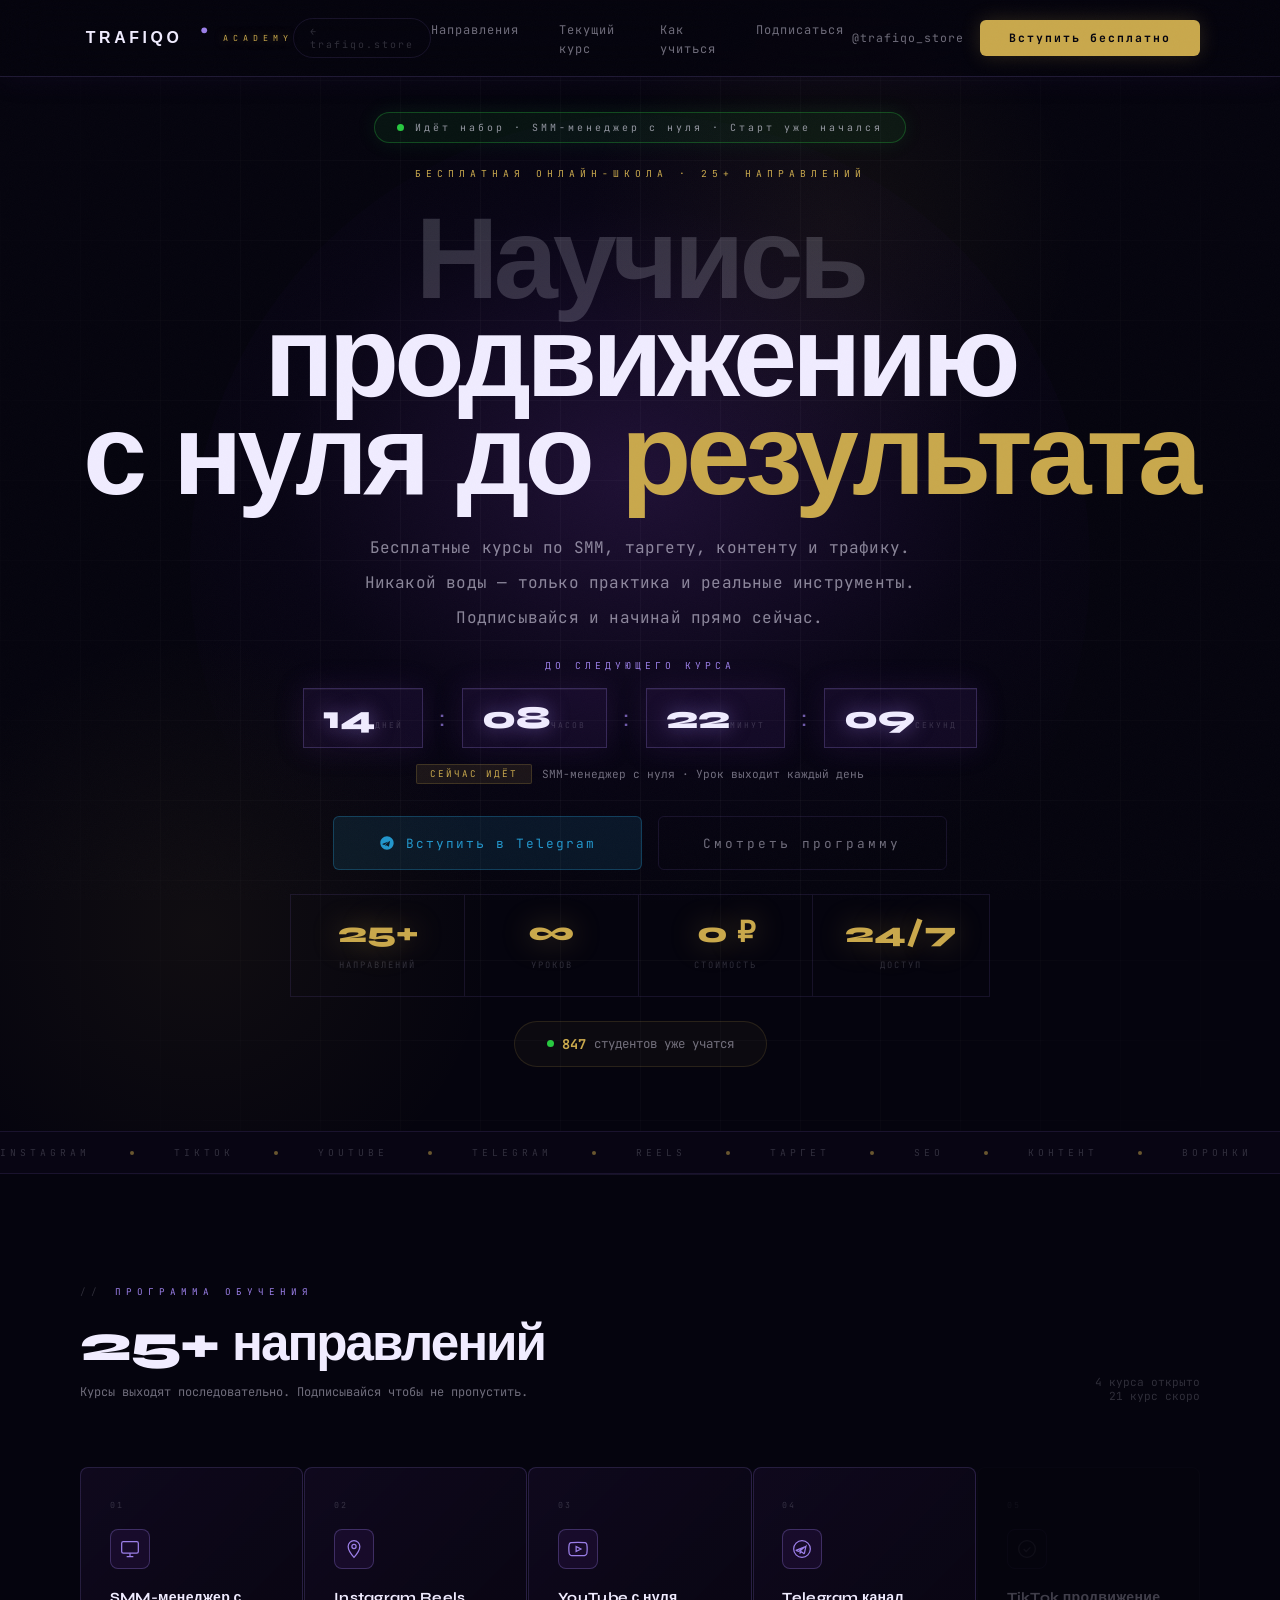
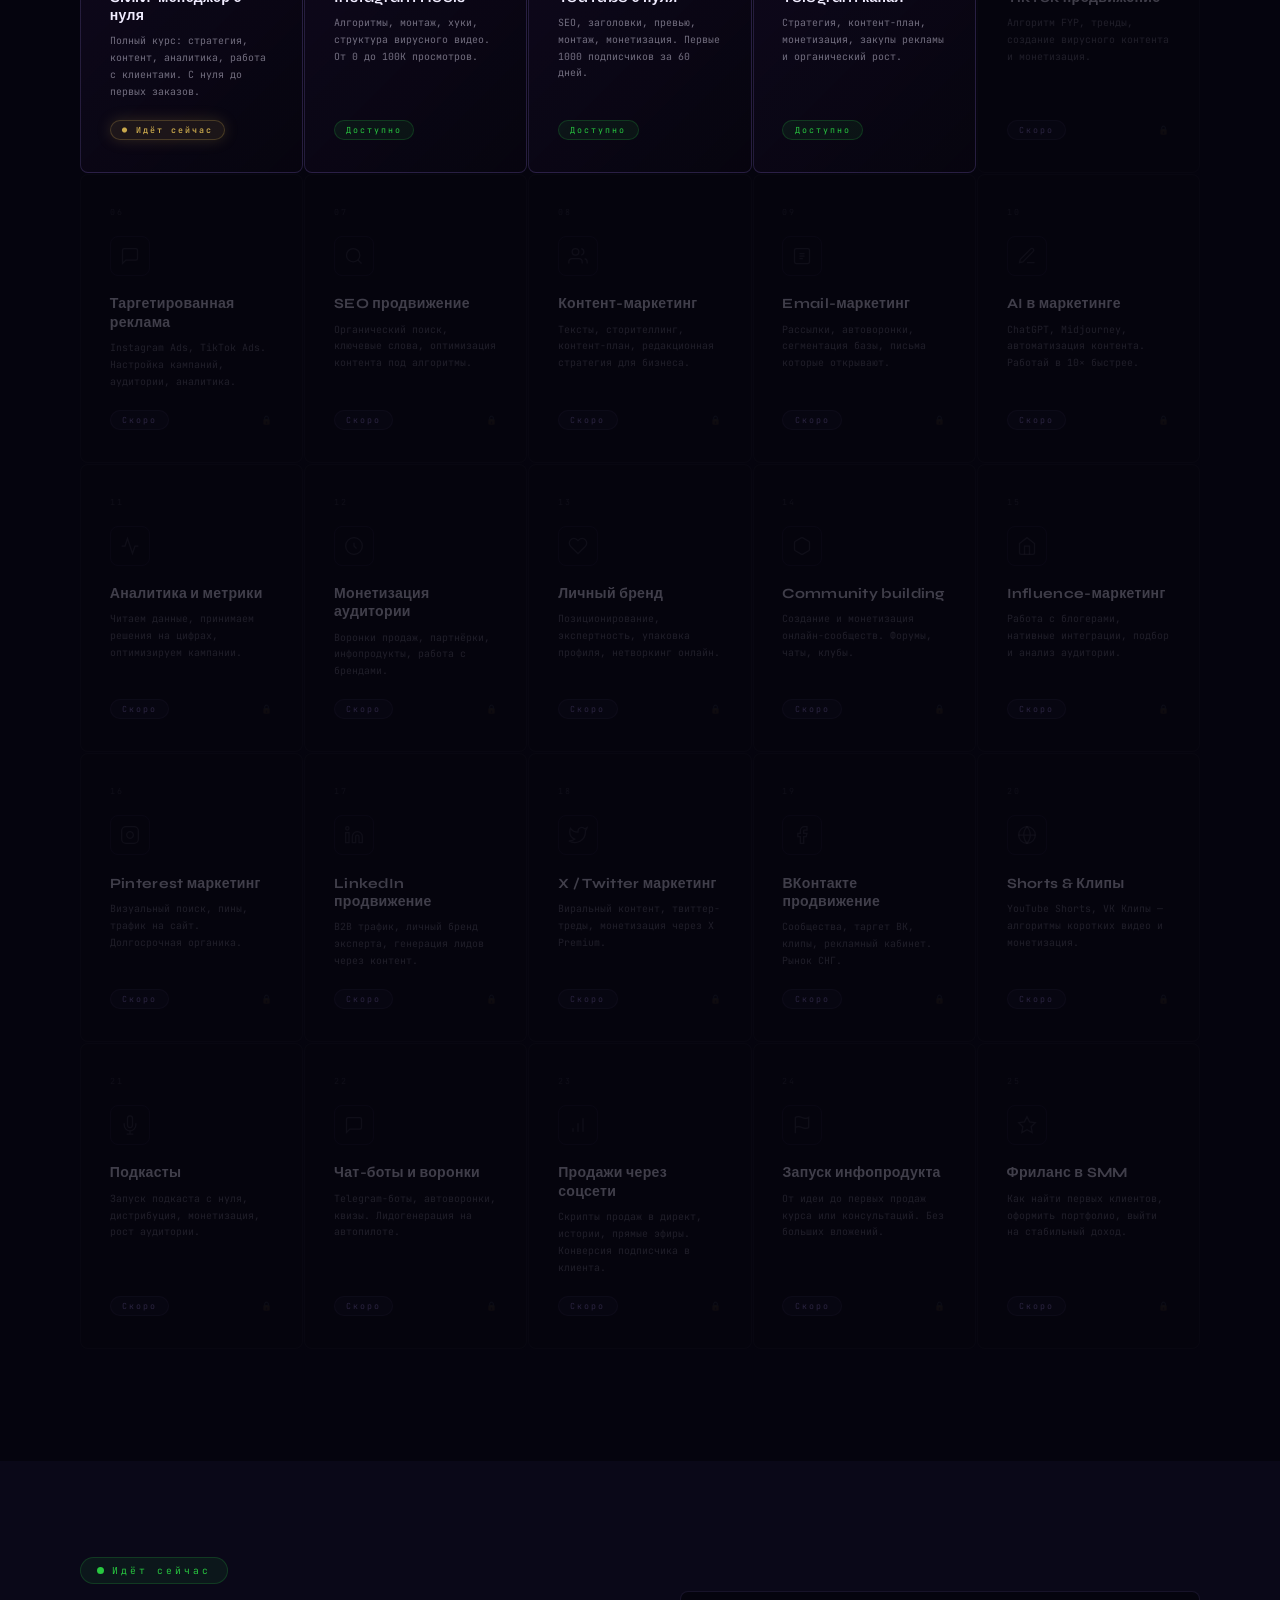
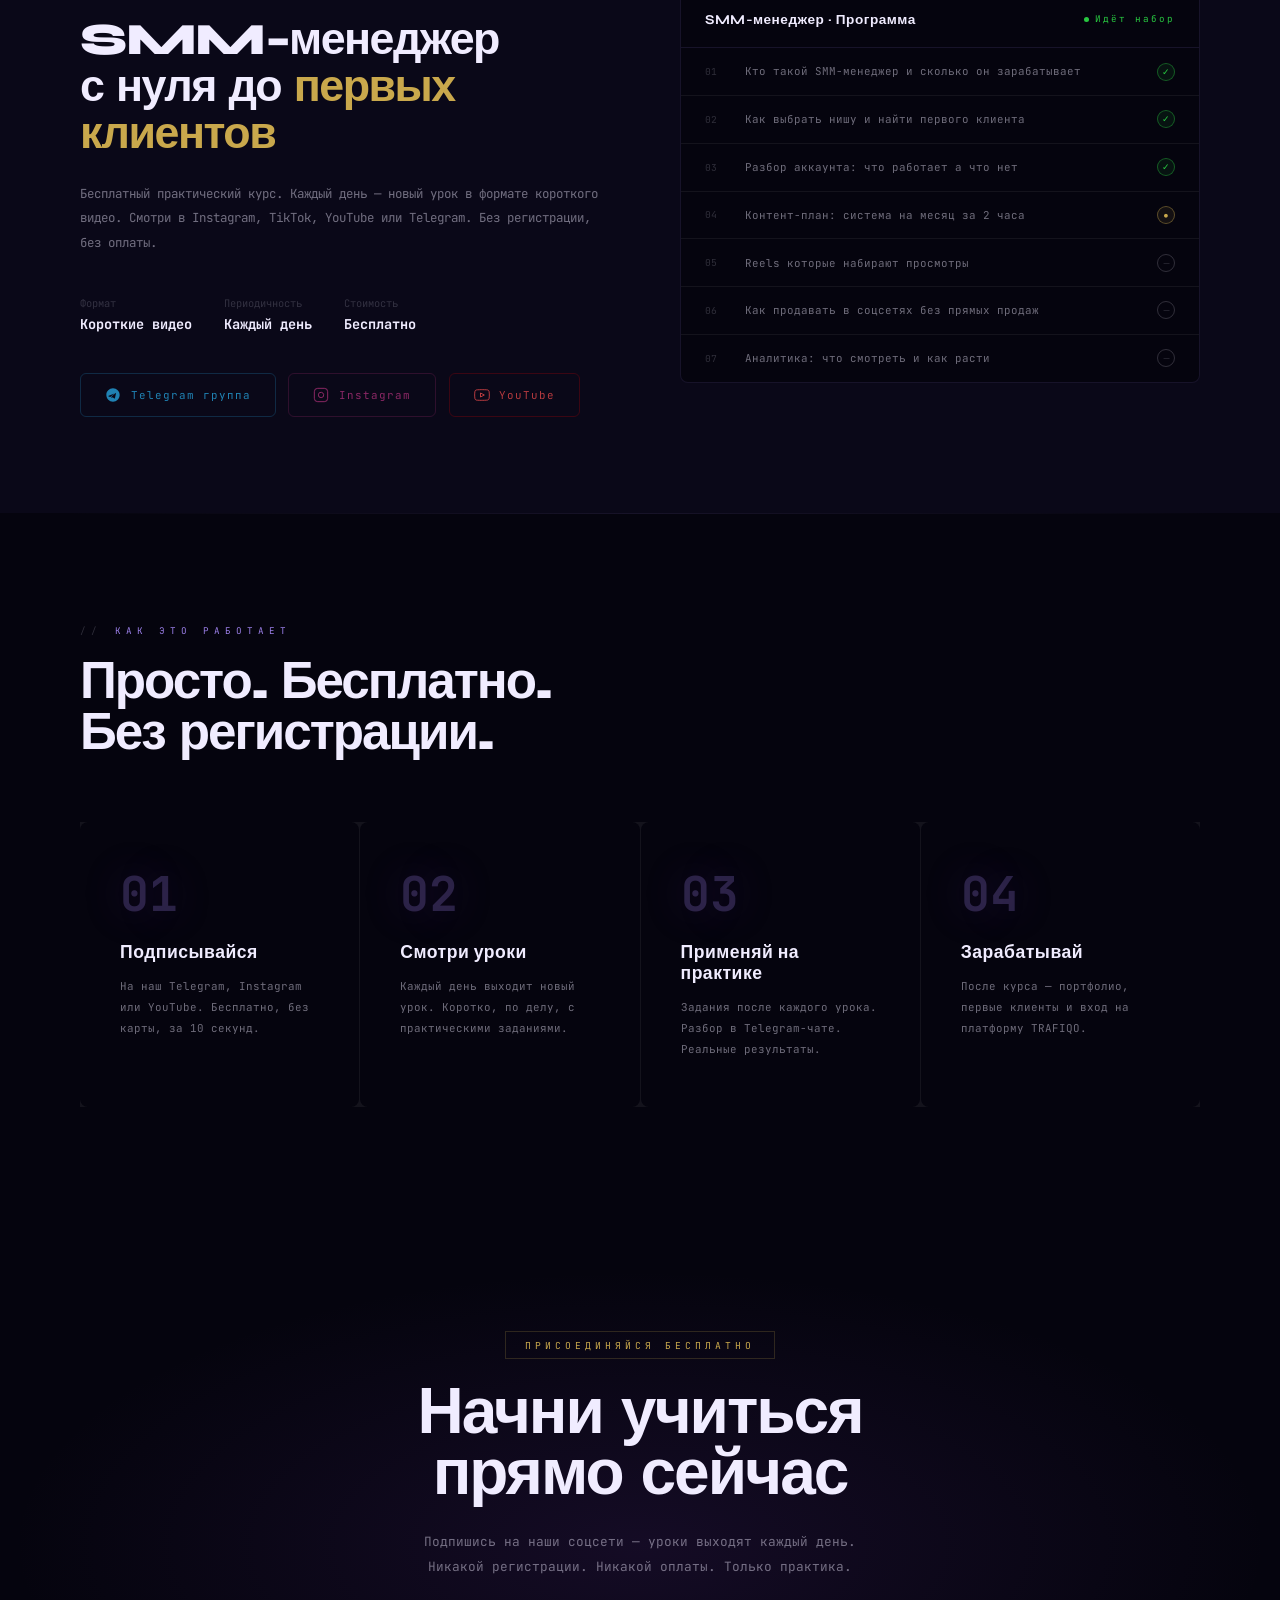
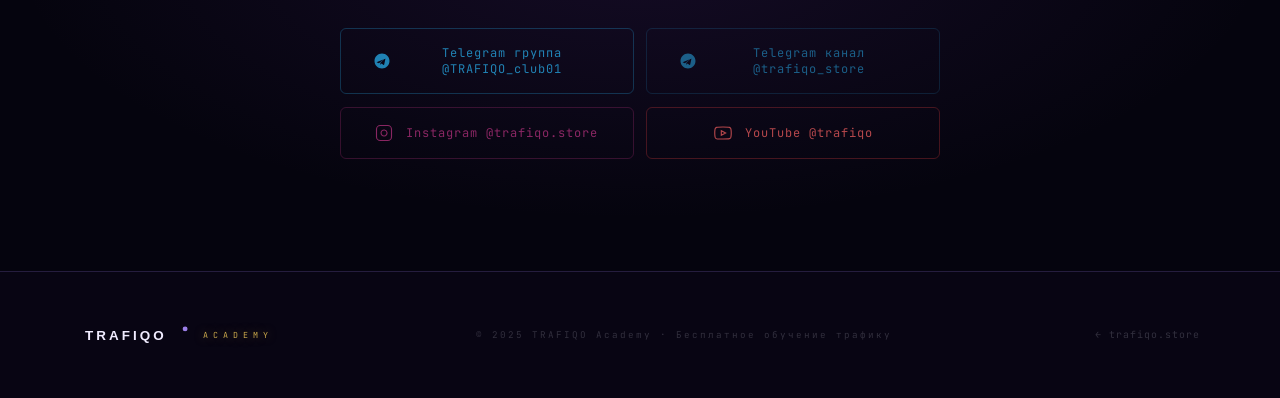
<file: academy.html>
<!DOCTYPE html>
<html lang="ru">
<head>
<meta charset="UTF-8">
<meta name="viewport" content="width=device-width, initial-scale=1.0">
<title>TRAFIQO Academy — Бесплатное обучение SMM и трафику</title>
<meta name="description" content="Бесплатная онлайн-школа по продвижению в соцсетях. 25+ направлений: Instagram, TikTok, YouTube, Telegram и другие. Старт прямо сейчас.">
<link href="https://fonts.googleapis.com/css2?family=Syne:wght@400;600;700;800&family=JetBrains+Mono:wght@300;400;500&display=swap" rel="stylesheet">
<style>
*,*::before,*::after{margin:0;padding:0;box-sizing:border-box}
:root{
  --bg:#05040E;--bg2:#0A0818;--bg3:#0D0B1F;
  --purple:#5B2D8E;--purple-lt:#9B7FE8;--purple-dim:rgba(91,45,142,0.15);
  --gold:#C9A84C;--gold2:#E8C97A;--gold-dim:rgba(201,168,76,0.1);
  --white:#F0ECFF;--muted:rgba(240,236,255,0.45);--dim:rgba(240,236,255,0.18);
  --border:rgba(155,127,232,0.12);--border2:rgba(255,255,255,0.06);
  --mono:'JetBrains Mono',monospace;--display:'Syne',sans-serif;
}
html{scroll-behavior:smooth}
body{background:var(--bg);color:var(--white);font-family:var(--display);overflow-x:hidden}
body::after{content:'';position:fixed;inset:0;background-image:url("data:image/svg+xml,%3Csvg viewBox='0 0 200 200' xmlns='http://www.w3.org/2000/svg'%3E%3Cfilter id='n'%3E%3CfeTurbulence type='fractalNoise' baseFrequency='0.85' numOctaves='4'/%3E%3C/filter%3E%3Crect width='100%25' height='100%25' filter='url(%23n)'/%3E%3C/svg%3E");background-size:160px;opacity:.022;pointer-events:none;z-index:9998}

/* NAV */
nav{position:fixed;top:0;left:0;right:0;z-index:100;display:flex;justify-content:space-between;align-items:center;padding:1.1rem 5rem;border-bottom:1px solid rgba(155,127,232,0.18);backdrop-filter:blur(24px);background:rgba(5,4,14,0.85);box-shadow:0 1px 30px rgba(91,45,142,0.1)}
.logo{display:flex;align-items:center;gap:.8rem;text-decoration:none}
.logo-academy{font-family:var(--mono);font-size:.52rem;letter-spacing:5px;color:var(--gold);text-transform:uppercase;text-shadow:0 0 10px rgba(201,168,76,0.5)}
.nav-back{font-family:var(--mono);font-size:.62rem;letter-spacing:2px;color:var(--dim);text-decoration:none;transition:.3s;display:flex;align-items:center;gap:.4rem;border:1px solid var(--border);padding:.4rem 1rem;border-radius:100px;margin-right:auto}
.nav-back:hover{color:var(--purple-lt);border-color:var(--purple-lt)}
.nav-links{display:flex;gap:2.5rem;list-style:none}
.nav-links a{color:var(--muted);text-decoration:none;font-size:.75rem;letter-spacing:1px;transition:.3s;font-family:var(--mono)}
.nav-links a:hover{color:var(--white)}
.nav-right{display:flex;align-items:center;gap:1rem}
.nav-tg{display:flex;align-items:center;gap:.5rem;color:var(--muted);text-decoration:none;font-family:var(--mono);font-size:.72rem;letter-spacing:1px;transition:.3s;margin-left:.5rem}
.nav-tg:hover{color:var(--white)}
.nav-cta{background:var(--gold);color:#05040E;padding:.65rem 1.8rem;font-size:.72rem;font-weight:700;letter-spacing:2px;text-decoration:none;transition:.3s;font-family:var(--mono);white-space:nowrap;border-radius:6px;box-shadow:0 0 20px rgba(201,168,76,0.2)}
.nav-cta:hover{background:var(--gold2)}

/* HERO */
.hero{min-height:100vh;display:flex;flex-direction:column;align-items:center;justify-content:center;text-align:center;padding:7rem 2rem 4rem;position:relative;overflow:hidden}
.hero-grid{position:absolute;inset:0;background-image:linear-gradient(var(--border2) 1px,transparent 1px),linear-gradient(90deg,var(--border2) 1px,transparent 1px);background-size:80px 80px;opacity:.6;pointer-events:none;mask-image:radial-gradient(ellipse 60% 80% at 50% 50%,black 30%,transparent 100%);-webkit-mask-image:radial-gradient(ellipse 60% 80% at 50% 50%,black 30%,transparent 100%)}
.hero-bg1{position:absolute;width:900px;height:900px;border-radius:50%;background:radial-gradient(ellipse 80% 60% at 50% 40%,rgba(91,45,142,0.3) 0%,rgba(26,10,58,0.15) 50%,transparent 80%);top:50%;left:50%;transform:translate(-50%,-50%);pointer-events:none}
.hero-bg3{position:absolute;width:600px;height:600px;border-radius:50%;background:radial-gradient(circle,rgba(201,168,76,0.06) 0%,transparent 70%);bottom:-100px;left:-100px;pointer-events:none;animation:bgPulse 8s ease-in-out infinite reverse}
.hero-bg2{position:absolute;width:500px;height:500px;border-radius:50%;background:radial-gradient(circle,rgba(201,168,76,0.06) 0%,transparent 70%);top:20%;left:65%;transform:translate(-50%,-50%);animation:bgPulse 5s ease-in-out infinite;pointer-events:none}
@keyframes bgPulse{0%,100%{opacity:.5;transform:translate(-50%,-50%) scale(1)}50%{opacity:1;transform:translate(-50%,-50%) scale(1.3)}}

.live-badge{display:inline-flex;align-items:center;gap:.7rem;border:1px solid rgba(40,200,64,0.3);background:rgba(40,200,64,0.08);padding:.5rem 1.4rem;border-radius:100px;font-family:var(--mono);font-size:.62rem;letter-spacing:3px;color:rgba(240,236,255,0.6);margin-bottom:1.5rem;opacity:0;animation:fadeUp .7s .1s forwards;box-shadow:0 0 20px rgba(40,200,64,0.1)}
.live-dot{width:7px;height:7px;border-radius:50%;background:#28C840;animation:livePulse 2s ease-in-out infinite;flex-shrink:0}
@keyframes livePulse{0%,100%{opacity:1;transform:scale(1)}50%{opacity:.3;transform:scale(.8)}}

.hero-tag{font-family:var(--mono);font-size:.6rem;letter-spacing:5px;color:var(--gold);text-transform:uppercase;margin-bottom:2rem;opacity:0;animation:fadeUp .7s .25s forwards}

.hero-h1{font-size:clamp(4rem,9vw,11rem);font-weight:800;line-height:.85;letter-spacing:-5px;margin-bottom:1.5rem;opacity:0;animation:fadeUp .9s .4s forwards}
.hero-h1 .w1{display:block;color:var(--dim)}
.hero-h1 .w2{display:block;color:var(--white)}
.hero-h1 .w3{display:block}
.hero-h1 .w3 em{font-style:normal;color:var(--gold)}

.hero-sub{font-family:var(--mono);font-size:1rem;color:rgba(240,236,255,0.55);line-height:2.2;max-width:640px;margin:0 auto 1.5rem;opacity:0;animation:fadeUp .8s .55s forwards;letter-spacing:.2px}

/* COUNTDOWN */
.countdown-wrap{margin-bottom:2rem;opacity:0;animation:fadeUp .8s .65s forwards}
.countdown-label{font-family:var(--mono);font-size:.6rem;letter-spacing:4px;color:var(--purple-lt);text-transform:uppercase;margin-bottom:1rem}
.countdown{display:flex;gap:1rem;justify-content:center;align-items:center}
.cd-block{background:rgba(91,45,142,0.15);border:1px solid rgba(155,127,232,0.25);padding:.8rem 1.2rem;min-width:70px;text-align:center;box-shadow:0 0 30px rgba(91,45,142,0.2),inset 0 1px 0 rgba(255,255,255,0.05)}
.cd-num{font-size:2rem;font-weight:800;display:block;line-height:1;color:var(--white);text-shadow:0 0 20px rgba(155,127,232,0.5)}
.cd-label{font-family:var(--mono);font-size:.5rem;letter-spacing:2px;color:var(--dim);text-transform:uppercase;margin-top:.3rem}
.cd-sep{font-size:1.5rem;color:var(--purple-lt);opacity:.7;font-weight:300}
.current-course{font-family:var(--mono);font-size:.7rem;color:var(--muted);margin-top:1rem;display:flex;align-items:center;justify-content:center;gap:.6rem}
.course-tag{background:var(--gold-dim);border:1px solid rgba(201,168,76,0.2);color:var(--gold);padding:.2rem .8rem;font-size:.58rem;letter-spacing:2px;border-radius:2px}

.hero-actions{display:flex;gap:1rem;justify-content:center;flex-wrap:wrap;margin-bottom:1.5rem;opacity:0;animation:fadeUp .8s .75s forwards}
.btn-gold{background:linear-gradient(135deg,var(--gold),var(--gold2));color:#05040E;padding:1.1rem 2.8rem;font-size:.8rem;font-weight:700;letter-spacing:3px;text-decoration:none;transition:.4s;font-family:var(--mono);display:inline-flex;align-items:center;gap:.7rem;border-radius:6px;transform:scale(1.02);box-shadow:0 0 50px rgba(91,45,142,0.5),0 0 100px rgba(91,45,142,0.2),inset 0 1px 0 rgba(255,255,255,0.1)}
.btn-gold:hover{transform:translateY(-2px);box-shadow:0 12px 40px rgba(201,168,76,0.25)}
.btn-tg{background:rgba(41,182,246,0.1);border:1px solid rgba(41,182,246,0.25);color:rgba(41,182,246,0.8);padding:1.1rem 2.8rem;font-size:.8rem;letter-spacing:2px;text-decoration:none;transition:.3s;font-family:var(--mono);display:inline-flex;align-items:center;gap:.7rem;border-radius:6px}
.btn-tg:hover{background:rgba(41,182,246,0.15);color:#29B6F6}
.btn-outline{border:1px solid var(--border);color:var(--muted);padding:1.1rem 2.8rem;font-size:.8rem;letter-spacing:3px;text-decoration:none;transition:.3s;font-family:var(--mono);border-radius:6px}
.btn-outline:hover{border-color:var(--purple-lt);color:var(--white)}

.hero-stats{display:grid;grid-template-columns:repeat(4,1fr);gap:0;border:1px solid var(--border);max-width:700px;margin:0 auto;margin-top:0;opacity:0;animation:fadeUp .8s .9s forwards}
.h-stat{padding:1.5rem 2rem;border-right:1px solid var(--border);text-align:center}
.h-stat:last-child{border-right:none}
.h-stat-n{font-size:1.8rem;font-weight:800;color:var(--gold);display:block;line-height:1;margin-bottom:.3rem;text-shadow:0 0 30px rgba(201,168,76,0.4)}
.h-stat-l{font-family:var(--mono);font-size:.55rem;letter-spacing:2px;color:var(--dim);text-transform:uppercase}

/* MARQUEE */
.marquee-strip{overflow:hidden;border-top:1px solid var(--border);border-bottom:1px solid var(--border);padding:.9rem 0;background:rgba(91,45,142,0.04)}
.marquee-track{display:flex;gap:2.5rem;width:max-content;animation:marquee 30s linear infinite;white-space:nowrap}
.marquee-item{font-family:var(--mono);font-size:.6rem;letter-spacing:4px;color:var(--dim);text-transform:uppercase;display:flex;align-items:center;gap:2.5rem}
.marquee-sep{width:4px;height:4px;border-radius:50%;background:var(--gold);flex-shrink:0;opacity:.5}
@keyframes marquee{to{transform:translateX(-50%)}}

/* DIRECTIONS */
.directions{padding:7rem 5rem;position:relative}
.sec-header{display:flex;justify-content:space-between;align-items:flex-end;margin-bottom:4rem}
.sec-left{}
.sec-tag{font-family:var(--mono);font-size:.58rem;letter-spacing:5px;color:var(--purple-lt);text-transform:uppercase;display:flex;align-items:center;gap:.8rem;margin-bottom:1.2rem}
.sec-tag::before{content:'//';color:var(--dim)}
.sec-h2{font-size:clamp(2.5rem,4vw,4.5rem);font-weight:800;letter-spacing:-2px;line-height:1}
.sec-sub{font-family:var(--mono);font-size:.75rem;color:var(--muted);margin-top:.8rem;line-height:1.8}
.sec-right{font-family:var(--mono);font-size:.7rem;color:var(--dim);text-align:right}

.dirs-grid{display:grid;grid-template-columns:repeat(5,1fr);gap:1px;background:transparent}
.dirs-grid .dir-card:nth-child(5){border-top:1px solid rgba(155,127,232,0.08)}
.dir-card{background:var(--bg);padding:2rem 1.8rem;position:relative;overflow:hidden;transition:.4s;cursor:default;border-radius:8px;display:flex;flex-direction:column;border:1px solid var(--border2)}
.dir-card.available{background:linear-gradient(135deg,rgba(91,45,142,0.12) 0%,rgba(7,5,15,0.8) 100%);border:1px solid rgba(155,127,232,0.2);cursor:pointer}
.dir-card.available:hover{background:linear-gradient(135deg,rgba(91,45,142,0.2) 0%,rgba(7,5,15,0.9) 100%);border-color:rgba(155,127,232,0.4);box-shadow:0 0 40px rgba(91,45,142,0.2),inset 0 1px 0 rgba(255,255,255,0.05);transform:translateY(-2px)}
.dir-card.available:hover .dir-arrow{opacity:1;transform:translateX(0)}
.dir-card::before{content:'';position:absolute;top:0;left:0;right:0;height:1px;background:linear-gradient(90deg,var(--purple),var(--gold));transform:scaleX(0);transform-origin:left;transition:.5s}
.dir-card.available:hover::before{transform:scaleX(1)}
.dir-card.locked{opacity:.25;filter:grayscale(20%);pointer-events:none}
.dir-num{font-family:var(--mono);font-size:.52rem;letter-spacing:2px;color:var(--dim);margin-bottom:1.2rem;display:block}
.dir-icon-wrap{width:40px;height:40px;border:1px solid var(--border);display:flex;align-items:center;justify-content:center;margin-bottom:1.2rem;transition:.3s;border-radius:8px}
.dir-card.available .dir-icon-wrap{border-color:rgba(155,127,232,0.3);background:rgba(91,45,142,0.15)}
.dir-card.available:hover .dir-icon-wrap{border-color:var(--purple-lt);background:var(--purple-dim)}
.dir-icon-svg{width:20px;height:20px;color:var(--purple-lt)}
.dir-card.locked .dir-icon-svg{color:var(--dim)}
.dir-name{font-size:.88rem;font-weight:700;letter-spacing:.3px;margin-bottom:.5rem;line-height:1.3}
.dir-desc{font-family:var(--mono);font-size:.62rem;color:var(--muted);line-height:1.7;margin-bottom:1.2rem}
.dir-footer{display:flex;align-items:center;justify-content:space-between;margin-top:auto}
.dir-tag{font-family:var(--mono);font-size:.52rem;letter-spacing:2px;padding:.25rem .7rem;border-radius:100px}
.dir-tag.free{background:rgba(40,200,64,0.08);color:#28C840;border:1px solid rgba(40,200,64,0.2)}
.dir-tag.active{background:rgba(201,168,76,0.1);color:var(--gold);border:1px solid rgba(201,168,76,0.25);box-shadow:0 0 15px rgba(201,168,76,0.2);font-weight:600}
.dir-tag.soon{background:rgba(155,127,232,0.08);color:var(--purple-lt);border:1px solid rgba(155,127,232,0.15)}
.dir-lock{font-family:var(--mono);font-size:.55rem;color:var(--dim);letter-spacing:1px}
.dir-arrow{font-size:.8rem;color:var(--purple-lt);opacity:0;transform:translateX(-6px);transition:.3s}

/* LIVE COURSE */
.live-course{padding:6rem 5rem;background:var(--bg2);position:relative}
.live-inner{display:grid;grid-template-columns:1fr 1fr;gap:5rem;align-items:center}
.live-left{}
.live-badge-wrap{display:flex;align-items:center;gap:.8rem;margin-bottom:2rem}
.live-badge-pill{background:rgba(40,200,64,0.08);border:1px solid rgba(40,200,64,0.2);color:#28C840;font-family:var(--mono);font-size:.6rem;letter-spacing:3px;padding:.4rem 1rem;border-radius:100px;display:flex;align-items:center;gap:.5rem}
.live-h2{font-size:clamp(2rem,3.5vw,3.5rem);font-weight:800;letter-spacing:-1.5px;line-height:1.05;margin-bottom:1.5rem}
.live-h2 span{color:var(--gold)}
.live-desc{font-family:var(--mono);font-size:.78rem;color:var(--muted);line-height:2;margin-bottom:2.5rem}
.live-meta{display:flex;gap:2rem;margin-bottom:2.5rem}
.live-meta-item{font-family:var(--mono);font-size:.65rem;color:var(--dim);display:flex;flex-direction:column;gap:.3rem}
.live-meta-item strong{color:var(--white);font-size:.85rem;font-weight:700}
.live-socials{display:flex;gap:.8rem;flex-wrap:wrap}
.social-btn{display:inline-flex;align-items:center;gap:.6rem;padding:.8rem 1.5rem;border:1px solid var(--border);color:var(--muted);text-decoration:none;font-family:var(--mono);font-size:.68rem;letter-spacing:1px;transition:.3s;border-radius:6px}
.social-btn:hover{border-color:var(--purple-lt);color:var(--white)}
.social-btn.tg{border-color:rgba(41,182,246,0.2);color:rgba(41,182,246,0.7)}
.social-btn.tg:hover{border-color:#29B6F6;color:#29B6F6}
.social-btn.ig{border-color:rgba(193,53,132,0.2);color:rgba(193,53,132,0.7)}
.social-btn.ig:hover{border-color:#C13584;color:#C13584}
.social-btn.yt{border-color:rgba(255,0,0,0.2);color:rgba(255,80,80,0.7)}
.social-btn.yt:hover{border-color:#FF4444;color:#FF4444}
.social-icon{width:16px;height:16px;flex-shrink:0}

.live-right{}
.lesson-card{background:var(--bg);border:1px solid var(--border);overflow:hidden;border-radius:8px}
.lesson-card-header{padding:1.2rem 1.5rem;border-bottom:1px solid var(--border);display:flex;align-items:center;justify-content:space-between}
.lesson-card-title{font-size:.85rem;font-weight:700;letter-spacing:.5px}
.lesson-card-status{font-family:var(--mono);font-size:.58rem;letter-spacing:2px;color:#28C840;display:flex;align-items:center;gap:.4rem}
.lesson-list{display:flex;flex-direction:column}
.lesson-row{display:flex;align-items:center;gap:1rem;padding:.9rem 1.5rem;border-bottom:1px solid var(--border2);transition:.2s}
.lesson-row:last-child{border-bottom:none}
.lesson-row:hover{background:var(--bg3)}
.lesson-n{font-family:var(--mono);font-size:.6rem;color:var(--dim);min-width:24px}
.lesson-title{font-family:var(--mono);font-size:.68rem;color:var(--muted);flex:1;line-height:1.5}
.lesson-done{width:18px;height:18px;border-radius:50%;border:1px solid var(--border);display:flex;align-items:center;justify-content:center;flex-shrink:0;font-size:.55rem}
.lesson-done.ok{border-color:rgba(40,200,64,0.4);color:#28C840;background:rgba(40,200,64,0.08)}
.lesson-done.live{border-color:rgba(201,168,76,0.4);color:var(--gold);background:rgba(201,168,76,0.08);animation:livePulse 2s ease-in-out infinite}
.lesson-done.lock{border-color:var(--dim);color:var(--dim)}

/* HOW */
.how{padding:7rem 5rem;position:relative}
.how-grid{display:grid;grid-template-columns:repeat(4,1fr);gap:1px;background:var(--border2);margin-top:4rem}
.how-item{background:var(--bg);padding:3rem 2.5rem;position:relative;transition:.3s;border-radius:8px}
.how-item:hover{background:var(--bg)}
.how-num{font-family:var(--mono);font-size:3rem;font-weight:700;color:rgba(155,127,232,0.25);line-height:1;margin-bottom:1.5rem;display:block;text-shadow:0 0 40px rgba(91,45,142,0.3)}
.how-title{font-size:1.1rem;font-weight:700;margin-bottom:.8rem;letter-spacing:.5px}
.how-desc{font-family:var(--mono);font-size:.68rem;color:var(--muted);line-height:1.9}

/* CTA */
.cta-section{padding:7rem 5rem;text-align:center;position:relative;overflow:hidden}
.cta-section::before{content:'';position:absolute;inset:0;background:radial-gradient(ellipse 70% 60% at 50% 50%,rgba(91,45,142,0.18) 0%,transparent 70%);opacity:1}
.cta-inner{position:relative;z-index:1;max-width:680px;margin:0 auto}
.cta-eyebrow{font-family:var(--mono);font-size:.6rem;letter-spacing:4px;color:var(--gold);text-transform:uppercase;margin-bottom:1.5rem;display:inline-flex;align-items:center;gap:.8rem;border:1px solid rgba(201,168,76,0.2);padding:.4rem 1.2rem}
.cta-h2{font-size:clamp(2.5rem,5vw,5.5rem);font-weight:800;letter-spacing:-2px;line-height:.95;margin-bottom:1.5rem}
.cta-sub{font-family:var(--mono);font-size:.8rem;color:var(--muted);line-height:2;margin-bottom:3rem}
.cta-socials{display:grid;grid-template-columns:1fr 1fr;gap:.8rem;max-width:600px;margin:0 auto}
.cta-social{display:flex;align-items:center;justify-content:center;gap:.8rem;padding:1rem 2rem;border:1px solid var(--border);color:var(--muted);text-decoration:none;font-family:var(--mono);font-size:.75rem;letter-spacing:1px;transition:.4s;border-radius:6px}
.cta-social:hover{transform:translateY(-3px)}
.cta-social.tg{border-color:rgba(41,182,246,0.25);color:rgba(41,182,246,0.7)}
.cta-social.tg:hover{border-color:#29B6F6;color:#29B6F6;box-shadow:0 8px 30px rgba(41,182,246,0.15)}
.cta-social.ig{border-color:rgba(193,53,132,0.25);color:rgba(193,53,132,0.7)}
.cta-social.ig:hover{border-color:#C13584;color:#C13584;box-shadow:0 8px 30px rgba(193,53,132,0.15)}
.cta-social.yt{border-color:rgba(255,68,68,0.25);color:rgba(255,100,100,0.7)}
.cta-social.yt:hover{border-color:#FF4444;color:#FF4444;box-shadow:0 8px 30px rgba(255,68,68,0.15)}
.cta-social.tg2{border-color:rgba(41,182,246,0.15);color:rgba(41,182,246,0.5)}
.cta-social.tg2:hover{border-color:rgba(41,182,246,0.5);color:rgba(41,182,246,0.8)}
.cta-social-icon{width:18px;height:18px;flex-shrink:0}

/* FOOTER */
footer{padding:3rem 5rem;border-top:1px solid rgba(155,127,232,0.2);display:flex;justify-content:space-between;align-items:center;gap:2rem;background:rgba(91,45,142,0.04)}
.footer-logo{display:flex;align-items:center;gap:.8rem;text-decoration:none}
.footer-copy{font-family:var(--mono);font-size:.58rem;letter-spacing:2px;color:var(--dim)}
.footer-back{font-family:var(--mono);font-size:.62rem;letter-spacing:1px;color:var(--dim);text-decoration:none;transition:.3s;display:flex;align-items:center;gap:.5rem}
.footer-back:hover{color:var(--purple-lt)}

/* ANIMATIONS */
@keyframes fadeUp{from{opacity:0;transform:translateY(28px)}to{opacity:1;transform:translateY(0)}}
[data-reveal]{opacity:0;transform:translateY(35px);transition:.9s cubic-bezier(.16,1,.3,1)}
[data-reveal].visible{opacity:1;transform:none}
[data-d1]{transition-delay:.08s}[data-d2]{transition-delay:.15s}[data-d3]{transition-delay:.22s}[data-d4]{transition-delay:.29s}

.directions::before,
.how::before{content:'';position:absolute;top:0;left:5%;right:5%;height:1px;background:linear-gradient(90deg,transparent,var(--border),transparent)}

.acad-burger{display:none;flex-direction:column;gap:5px;background:none;border:none;cursor:pointer;padding:.5rem;z-index:200}
.acad-burger span{display:block;width:24px;height:2px;background:var(--white);transition:.3s}
.acad-mobile-menu{display:none;position:fixed;inset:0;background:rgba(5,4,14,0.98);backdrop-filter:blur(20px);z-index:150;flex-direction:column;align-items:center;justify-content:center;gap:2rem}
.acad-mobile-menu.open{display:flex}
.acad-mobile-menu a{font-family:var(--display);font-size:1.5rem;font-weight:700;color:var(--white);text-decoration:none;letter-spacing:1px;transition:.3s}
.acad-mobile-menu a:hover{color:var(--gold)}
.acad-mobile-menu a:last-child{font-size:.75rem;color:var(--purple-lt);margin-top:2rem;font-family:var(--mono);border:1px solid rgba(155,127,232,0.3);padding:.6rem 1.5rem;border-radius:100px}

/* MOBILE */
@media(max-width:1024px){.dirs-grid{grid-template-columns:repeat(3,1fr)}}
@media(max-width:768px){
  nav{padding:1.1rem 1.5rem}
  .nav-links{display:none}
  .nav-tg{display:none}
  .hero,.directions,.how,.cta-section{padding:5.5rem 1.5rem}
  .live-course{padding:4rem 1.5rem}
  .hero-h1{font-size:3.2rem;letter-spacing:-2px}
  .hero-stats{grid-template-columns:1fr 1fr}
  .h-stat:nth-child(2){border-right:none}
  .h-stat:nth-child(1),.h-stat:nth-child(2){border-bottom:1px solid var(--border)}
  .dirs-grid{grid-template-columns:1fr 1fr}
  .live-inner{grid-template-columns:1fr}
  .how-grid{grid-template-columns:1fr 1fr}
  .sec-header{flex-direction:column;align-items:flex-start;gap:1rem}
  .cta-socials{grid-template-columns:1fr}
  footer{flex-direction:column;text-align:center;padding:2.5rem 1.5rem;gap:1.5rem}
  .countdown{gap:.5rem}
  .cd-block{min-width:56px;padding:.6rem .8rem}
  .cd-num{font-size:1.5rem}
  .nav-back{display:none}
  .nav-right{gap:.5rem}
  .nav-cta{padding:.55rem 1.2rem;font-size:.65rem;display:none}
  .acad-burger{display:flex}
}
@media(max-width:480px){
  .dirs-grid{grid-template-columns:1fr}
  .how-grid{grid-template-columns:1fr}
  .hero-actions{flex-direction:column;align-items:center}
  .btn-gold,.btn-tg,.btn-outline{width:100%;max-width:320px;justify-content:center}
}

/* Hero load animations */
.hero-live{animation:fadeUp .6s .1s both}
.hero-kicker{animation:fadeUp .6s .2s both}
.hero-h1{animation:fadeUp .8s .35s both}
.hero-sub{animation:fadeUp .7s .5s both}
.countdown-block{animation:fadeUp .7s .6s both}
.hero-actions{animation:fadeUp .7s .75s both}
.hero-stats{animation:fadeUp .7s .9s both}
@keyframes fadeUp{from{opacity:0;transform:translateY(24px)}to{opacity:1;transform:translateY(0)}}

/* Shimmer на кнопке */
.btn-nav{position:relative;overflow:hidden}
.btn-nav::after{content:'';position:absolute;top:0;left:-100%;width:60%;height:100%;background:linear-gradient(90deg,transparent,rgba(255,255,255,0.2),transparent);animation:shimmer 3s ease-in-out infinite}
@keyframes shimmer{0%{left:-100%}60%,100%{left:150%}}

/* Stagger карточек */
.dir-card{opacity:0;transform:translateY(20px);transition:opacity .5s ease,transform .5s ease}
.dir-card.visible{opacity:1;transform:translateY(0)}
.dir-card.locked.visible{opacity:.25}

/* Flip таймер */
.cd-num{display:inline-block;transition:transform .15s ease,opacity .15s ease}
.cd-num.flip{transform:translateY(-8px);opacity:0}

/* Count-up */
.students-counter{font-family:var(--mono);font-size:.78rem;color:var(--muted);display:inline-flex;align-items:center;gap:.5rem;justify-content:center;margin-top:1.5rem;margin-left:auto;margin-right:auto;padding:.8rem 2rem;border:1px solid rgba(201,168,76,0.15);border-radius:100px;background:rgba(201,168,76,0.04)}
.students-num{color:var(--gold);font-weight:700;font-size:.85rem}
</style>
</head>
<body>

<!-- NAV -->
<nav>
  <a href="https://trafiqo.store" class="logo">
    <img src="img/logo.svg" alt="TRAFIQO" width="130" height="35">
    <span class="logo-academy">Academy</span>
  </a>
  <a href="https://trafiqo.store" class="nav-back">← trafiqo.store</a>
  <ul class="nav-links">
    <li><a href="#directions">Направления</a></li>
    <li><a href="#live">Текущий курс</a></li>
    <li><a href="#how">Как учиться</a></li>
    <li><a href="#cta">Подписаться</a></li>
  </ul>
  <div class="nav-right">
    <a href="https://t.me/trafiqo_store" class="nav-tg" target="_blank">@trafiqo_store</a>
    <a href="https://t.me/TRAFIQO_club01" class="nav-cta" target="_blank">Вступить бесплатно</a>
    <button class="acad-burger" id="acadBurger" aria-label="Меню">
      <span></span><span></span><span></span>
    </button>
  </div>
</nav>
<div class="acad-mobile-menu" id="acadMenu">
  <a href="#directions">Направления</a>
  <a href="#live">Текущий курс</a>
  <a href="#how">Как учиться</a>
  <a href="#cta">Подписаться</a>
  <a href="https://t.me/TRAFIQO_club01" target="_blank">Вступить бесплатно</a>
  <a href="https://trafiqo.store">← На главную</a>
</div>

<!-- HERO -->
<section class="hero">
  <div class="hero-grid"></div>
  <div class="hero-bg1"></div>
  <div class="hero-bg2"></div>
  <div class="hero-bg3"></div>

  <div class="live-badge"><span class="live-dot"></span>Идёт набор · SMM-менеджер с нуля · Старт уже начался</div>
  <div class="hero-tag">Бесплатная онлайн-школа · 25+ направлений</div>

  <h1 class="hero-h1">
    <span class="w1">Научись</span>
    <span class="w2">продвижению</span>
    <span class="w3">с нуля до <em>результата</em></span>
  </h1>

  <p class="hero-sub">Бесплатные курсы по SMM, таргету, контенту и трафику.<br>Никакой воды — только практика и реальные инструменты.<br>Подписывайся и начинай прямо сейчас.</p>

  <div class="countdown-wrap">
    <div class="countdown-label">До следующего курса</div>
    <div class="countdown">
      <div class="cd-block"><span class="cd-num" id="cdD">14</span><span class="cd-label">дней</span></div>
      <span class="cd-sep">:</span>
      <div class="cd-block"><span class="cd-num" id="cdH">08</span><span class="cd-label">часов</span></div>
      <span class="cd-sep">:</span>
      <div class="cd-block"><span class="cd-num" id="cdM">32</span><span class="cd-label">минут</span></div>
      <span class="cd-sep">:</span>
      <div class="cd-block"><span class="cd-num" id="cdS">45</span><span class="cd-label">секунд</span></div>
    </div>
    <div class="current-course">
      <span class="course-tag">СЕЙЧАС ИДЁТ</span>
      SMM-менеджер с нуля · Урок выходит каждый день
    </div>
  </div>

  <div class="hero-actions">
    <a href="https://t.me/TRAFIQO_club01" class="btn-tg" target="_blank">
      <svg class="social-icon" viewBox="0 0 24 24" fill="currentColor"><path d="M12 2C6.48 2 2 6.48 2 12s4.48 10 10 10 10-4.48 10-10S17.52 2 12 2zm4.64 6.8l-1.7 8.03c-.12.57-.46.71-.93.44l-2.57-1.89-1.24 1.19c-.14.14-.25.25-.51.25l.18-2.61 4.72-4.27c.21-.18-.04-.28-.31-.1L7.9 14.87l-2.53-.79c-.55-.17-.56-.55.12-.81l9.89-3.81c.46-.17.86.11.26.34z"/></svg>
      Вступить в Telegram
    </a>
    <a href="#directions" class="btn-outline">Смотреть программу</a>
  </div>

  <div class="hero-stats">
    <div class="h-stat"><span class="h-stat-n">25+</span><span class="h-stat-l">Направлений</span></div>
    <div class="h-stat"><span class="h-stat-n">∞</span><span class="h-stat-l">Уроков</span></div>
    <div class="h-stat"><span class="h-stat-n">0 ₽</span><span class="h-stat-l">Стоимость</span></div>
    <div class="h-stat"><span class="h-stat-n">24/7</span><span class="h-stat-l">Доступ</span></div>
  </div>
  <div class="students-counter">
    <span class="live-dot"></span>
    <span class="students-num" id="studentsCount">0</span>
    студентов уже учатся
  </div>
</section>

<!-- MARQUEE -->
<div class="marquee-strip">
  <div class="marquee-track">
    <span class="marquee-item">Instagram <span class="marquee-sep"></span></span>
    <span class="marquee-item">TikTok <span class="marquee-sep"></span></span>
    <span class="marquee-item">YouTube <span class="marquee-sep"></span></span>
    <span class="marquee-item">Telegram <span class="marquee-sep"></span></span>
    <span class="marquee-item">Reels <span class="marquee-sep"></span></span>
    <span class="marquee-item">Таргет <span class="marquee-sep"></span></span>
    <span class="marquee-item">SEO <span class="marquee-sep"></span></span>
    <span class="marquee-item">Контент <span class="marquee-sep"></span></span>
    <span class="marquee-item">Воронки <span class="marquee-sep"></span></span>
    <span class="marquee-item">Личный бренд <span class="marquee-sep"></span></span>
    <span class="marquee-item">AI-маркетинг <span class="marquee-sep"></span></span>
    <span class="marquee-item">Монетизация <span class="marquee-sep"></span></span>
    <span class="marquee-item">Instagram <span class="marquee-sep"></span></span>
    <span class="marquee-item">TikTok <span class="marquee-sep"></span></span>
    <span class="marquee-item">YouTube <span class="marquee-sep"></span></span>
    <span class="marquee-item">Telegram <span class="marquee-sep"></span></span>
    <span class="marquee-item">Reels <span class="marquee-sep"></span></span>
    <span class="marquee-item">Таргет <span class="marquee-sep"></span></span>
    <span class="marquee-item">SEO <span class="marquee-sep"></span></span>
    <span class="marquee-item">Контент <span class="marquee-sep"></span></span>
    <span class="marquee-item">Воронки <span class="marquee-sep"></span></span>
    <span class="marquee-item">Личный бренд <span class="marquee-sep"></span></span>
    <span class="marquee-item">AI-маркетинг <span class="marquee-sep"></span></span>
    <span class="marquee-item">Монетизация <span class="marquee-sep"></span></span>
  </div>
</div>

<!-- DIRECTIONS -->
<section class="directions" id="directions">
  <div class="sec-header" data-reveal>
    <div class="sec-left">
      <div class="sec-tag">Программа обучения</div>
      <h2 class="sec-h2">25+ направлений</h2>
      <p class="sec-sub">Курсы выходят последовательно. Подписывайся чтобы не пропустить.</p>
    </div>
    <div class="sec-right">4 курса открыто<br>21 курс скоро</div>
  </div>
  <div class="dirs-grid">

    <!-- AVAILABLE -->
    <div class="dir-card available" data-reveal>
      <span class="dir-num">01</span>
      <div class="dir-icon-wrap"><svg class="dir-icon-svg" viewBox="0 0 24 24" fill="none" stroke="currentColor" stroke-width="1.5"><rect x="2" y="3" width="20" height="14" rx="2"/><path d="M8 21h8M12 17v4"/></svg></div>
      <div class="dir-name">SMM-менеджер с нуля</div>
      <p class="dir-desc">Полный курс: стратегия, контент, аналитика, работа с клиентами. С нуля до первых заказов.</p>
      <div class="dir-footer"><span class="dir-tag active">● Идёт сейчас</span><span class="dir-arrow">→</span></div>
    </div>

    <div class="dir-card available" data-reveal data-d1>
      <span class="dir-num">02</span>
      <div class="dir-icon-wrap"><svg class="dir-icon-svg" viewBox="0 0 24 24" fill="none" stroke="currentColor" stroke-width="1.5"><path d="M12 2C8.13 2 5 5.13 5 9c0 5.25 7 13 7 13s7-7.75 7-13c0-3.87-3.13-7-7-7z"/><circle cx="12" cy="9" r="2.5"/></svg></div>
      <div class="dir-name">Instagram Reels</div>
      <p class="dir-desc">Алгоритмы, монтаж, хуки, структура вирусного видео. От 0 до 100K просмотров.</p>
      <div class="dir-footer"><span class="dir-tag free">Доступно</span><span class="dir-arrow">→</span></div>
    </div>

    <div class="dir-card available" data-reveal data-d2>
      <span class="dir-num">03</span>
      <div class="dir-icon-wrap"><svg class="dir-icon-svg" viewBox="0 0 24 24" fill="none" stroke="currentColor" stroke-width="1.5"><path d="M22.54 6.42a2.78 2.78 0 00-1.95-1.96C18.88 4 12 4 12 4s-6.88 0-8.59.46a2.78 2.78 0 00-1.95 1.96A29 29 0 001 12a29 29 0 00.46 5.58A2.78 2.78 0 003.41 19.6C5.12 20 12 20 12 20s6.88 0 8.59-.46a2.78 2.78 0 001.95-1.95A29 29 0 0023 12a29 29 0 00-.46-5.58z"/><polygon points="9.75 15.02 15.5 12 9.75 8.98 9.75 15.02"/></svg></div>
      <div class="dir-name">YouTube с нуля</div>
      <p class="dir-desc">SEO, заголовки, превью, монтаж, монетизация. Первые 1000 подписчиков за 60 дней.</p>
      <div class="dir-footer"><span class="dir-tag free">Доступно</span><span class="dir-arrow">→</span></div>
    </div>

    <div class="dir-card available" data-reveal data-d3>
      <span class="dir-num">04</span>
      <div class="dir-icon-wrap"><svg class="dir-icon-svg" viewBox="0 0 24 24" fill="none" stroke="currentColor" stroke-width="1.5"><path d="M12 2C6.48 2 2 6.48 2 12s4.48 10 10 10 10-4.48 10-10S17.52 2 12 2zm4.64 6.8l-1.7 8.03c-.12.57-.46.71-.93.44l-2.57-1.89-1.24 1.19c-.14.14-.25.25-.51.25l.18-2.61 4.72-4.27c.21-.18-.04-.28-.31-.1L7.9 14.87l-2.53-.79c-.55-.17-.56-.55.12-.81l9.89-3.81c.46-.17.86.11.26.34z"/></svg></div>
      <div class="dir-name">Telegram канал</div>
      <p class="dir-desc">Стратегия, контент-план, монетизация, закупы рекламы и органический рост.</p>
      <div class="dir-footer"><span class="dir-tag free">Доступно</span><span class="dir-arrow">→</span></div>
    </div>

    <!-- SOON -->
    <div class="dir-card locked" data-reveal data-d4><span class="dir-num">05</span><div class="dir-icon-wrap"><svg class="dir-icon-svg" viewBox="0 0 24 24" fill="none" stroke="currentColor" stroke-width="1.5"><circle cx="12" cy="12" r="10"/><path d="M8 12l3 3 5-5"/></svg></div><div class="dir-name">TikTok продвижение</div><p class="dir-desc">Алгоритм FYP, тренды, создание вирусного контента и монетизация.</p><div class="dir-footer"><span class="dir-tag soon">Скоро</span><span class="dir-lock">🔒</span></div></div>

    <div class="dir-card locked" data-reveal><span class="dir-num">06</span><div class="dir-icon-wrap"><svg class="dir-icon-svg" viewBox="0 0 24 24" fill="none" stroke="currentColor" stroke-width="1.5"><path d="M21 15a2 2 0 01-2 2H7l-4 4V5a2 2 0 012-2h14a2 2 0 012 2z"/></svg></div><div class="dir-name">Таргетированная реклама</div><p class="dir-desc">Instagram Ads, TikTok Ads. Настройка кампаний, аудитории, аналитика.</p><div class="dir-footer"><span class="dir-tag soon">Скоро</span><span class="dir-lock">🔒</span></div></div>

    <div class="dir-card locked" data-reveal data-d1><span class="dir-num">07</span><div class="dir-icon-wrap"><svg class="dir-icon-svg" viewBox="0 0 24 24" fill="none" stroke="currentColor" stroke-width="1.5"><circle cx="11" cy="11" r="8"/><path d="M21 21l-4.35-4.35"/></svg></div><div class="dir-name">SEO продвижение</div><p class="dir-desc">Органический поиск, ключевые слова, оптимизация контента под алгоритмы.</p><div class="dir-footer"><span class="dir-tag soon">Скоро</span><span class="dir-lock">🔒</span></div></div>

    <div class="dir-card locked" data-reveal data-d2><span class="dir-num">08</span><div class="dir-icon-wrap"><svg class="dir-icon-svg" viewBox="0 0 24 24" fill="none" stroke="currentColor" stroke-width="1.5"><path d="M17 21v-2a4 4 0 00-4-4H5a4 4 0 00-4 4v2"/><circle cx="9" cy="7" r="4"/><path d="M23 21v-2a4 4 0 00-3-3.87M16 3.13a4 4 0 010 7.75"/></svg></div><div class="dir-name">Контент-маркетинг</div><p class="dir-desc">Тексты, сторителлинг, контент-план, редакционная стратегия для бизнеса.</p><div class="dir-footer"><span class="dir-tag soon">Скоро</span><span class="dir-lock">🔒</span></div></div>

    <div class="dir-card locked" data-reveal data-d3><span class="dir-num">09</span><div class="dir-icon-wrap"><svg class="dir-icon-svg" viewBox="0 0 24 24" fill="none" stroke="currentColor" stroke-width="1.5"><rect x="3" y="3" width="18" height="18" rx="2"/><path d="M9 9h6M9 12h6M9 15h4"/></svg></div><div class="dir-name">Email-маркетинг</div><p class="dir-desc">Рассылки, автоворонки, сегментация базы, письма которые открывают.</p><div class="dir-footer"><span class="dir-tag soon">Скоро</span><span class="dir-lock">🔒</span></div></div>

    <div class="dir-card locked" data-reveal data-d4><span class="dir-num">10</span><div class="dir-icon-wrap"><svg class="dir-icon-svg" viewBox="0 0 24 24" fill="none" stroke="currentColor" stroke-width="1.5"><path d="M12 20h9M16.5 3.5a2.12 2.12 0 013 3L7 19l-4 1 1-4L16.5 3.5z"/></svg></div><div class="dir-name">AI в маркетинге</div><p class="dir-desc">ChatGPT, Midjourney, автоматизация контента. Работай в 10× быстрее.</p><div class="dir-footer"><span class="dir-tag soon">Скоро</span><span class="dir-lock">🔒</span></div></div>

    <div class="dir-card locked" data-reveal><span class="dir-num">11</span><div class="dir-icon-wrap"><svg class="dir-icon-svg" viewBox="0 0 24 24" fill="none" stroke="currentColor" stroke-width="1.5"><polyline points="22 12 18 12 15 21 9 3 6 12 2 12"/></svg></div><div class="dir-name">Аналитика и метрики</div><p class="dir-desc">Читаем данные, принимаем решения на цифрах, оптимизируем кампании.</p><div class="dir-footer"><span class="dir-tag soon">Скоро</span><span class="dir-lock">🔒</span></div></div>

    <div class="dir-card locked" data-reveal data-d1><span class="dir-num">12</span><div class="dir-icon-wrap"><svg class="dir-icon-svg" viewBox="0 0 24 24" fill="none" stroke="currentColor" stroke-width="1.5"><circle cx="12" cy="12" r="10"/><path d="M12 8v4l3 3"/></svg></div><div class="dir-name">Монетизация аудитории</div><p class="dir-desc">Воронки продаж, партнёрки, инфопродукты, работа с брендами.</p><div class="dir-footer"><span class="dir-tag soon">Скоро</span><span class="dir-lock">🔒</span></div></div>

    <div class="dir-card locked" data-reveal data-d2><span class="dir-num">13</span><div class="dir-icon-wrap"><svg class="dir-icon-svg" viewBox="0 0 24 24" fill="none" stroke="currentColor" stroke-width="1.5"><path d="M20.84 4.61a5.5 5.5 0 00-7.78 0L12 5.67l-1.06-1.06a5.5 5.5 0 00-7.78 7.78l1.06 1.06L12 21.23l7.78-7.78 1.06-1.06a5.5 5.5 0 000-7.78z"/></svg></div><div class="dir-name">Личный бренд</div><p class="dir-desc">Позиционирование, экспертность, упаковка профиля, нетворкинг онлайн.</p><div class="dir-footer"><span class="dir-tag soon">Скоро</span><span class="dir-lock">🔒</span></div></div>

    <div class="dir-card locked" data-reveal data-d3><span class="dir-num">14</span><div class="dir-icon-wrap"><svg class="dir-icon-svg" viewBox="0 0 24 24" fill="none" stroke="currentColor" stroke-width="1.5"><path d="M21 16V8a2 2 0 00-1-1.73l-7-4a2 2 0 00-2 0l-7 4A2 2 0 003 8v8a2 2 0 001 1.73l7 4a2 2 0 002 0l7-4A2 2 0 0021 16z"/></svg></div><div class="dir-name">Community building</div><p class="dir-desc">Создание и монетизация онлайн-сообществ. Форумы, чаты, клубы.</p><div class="dir-footer"><span class="dir-tag soon">Скоро</span><span class="dir-lock">🔒</span></div></div>

    <div class="dir-card locked" data-reveal data-d4><span class="dir-num">15</span><div class="dir-icon-wrap"><svg class="dir-icon-svg" viewBox="0 0 24 24" fill="none" stroke="currentColor" stroke-width="1.5"><path d="M3 9l9-7 9 7v11a2 2 0 01-2 2H5a2 2 0 01-2-2z"/><polyline points="9 22 9 12 15 12 15 22"/></svg></div><div class="dir-name">Influence-маркетинг</div><p class="dir-desc">Работа с блогерами, нативные интеграции, подбор и анализ аудитории.</p><div class="dir-footer"><span class="dir-tag soon">Скоро</span><span class="dir-lock">🔒</span></div></div>

    <div class="dir-card locked" data-reveal><span class="dir-num">16</span><div class="dir-icon-wrap"><svg class="dir-icon-svg" viewBox="0 0 24 24" fill="none" stroke="currentColor" stroke-width="1.5"><rect x="2" y="2" width="20" height="20" rx="5"/><path d="M16 11.37A4 4 0 1112.63 8 4 4 0 0116 11.37zM17.5 6.5h.01"/></svg></div><div class="dir-name">Pinterest маркетинг</div><p class="dir-desc">Визуальный поиск, пины, трафик на сайт. Долгосрочная органика.</p><div class="dir-footer"><span class="dir-tag soon">Скоро</span><span class="dir-lock">🔒</span></div></div>

    <div class="dir-card locked" data-reveal data-d1><span class="dir-num">17</span><div class="dir-icon-wrap"><svg class="dir-icon-svg" viewBox="0 0 24 24" fill="none" stroke="currentColor" stroke-width="1.5"><path d="M16 8a6 6 0 016 6v7h-4v-7a2 2 0 00-2-2 2 2 0 00-2 2v7h-4v-7a6 6 0 016-6zM2 9h4v12H2z"/><circle cx="4" cy="4" r="2"/></svg></div><div class="dir-name">LinkedIn продвижение</div><p class="dir-desc">B2B трафик, личный бренд эксперта, генерация лидов через контент.</p><div class="dir-footer"><span class="dir-tag soon">Скоро</span><span class="dir-lock">🔒</span></div></div>

    <div class="dir-card locked" data-reveal data-d2><span class="dir-num">18</span><div class="dir-icon-wrap"><svg class="dir-icon-svg" viewBox="0 0 24 24" fill="none" stroke="currentColor" stroke-width="1.5"><path d="M23 3a10.9 10.9 0 01-3.14 1.53 4.48 4.48 0 00-7.86 3v1A10.66 10.66 0 013 4s-4 9 5 13a11.64 11.64 0 01-7 2c9 5 20 0 20-11.5a4.5 4.5 0 00-.08-.83A7.72 7.72 0 0023 3z"/></svg></div><div class="dir-name">X / Twitter маркетинг</div><p class="dir-desc">Виральный контент, твиттер-треды, монетизация через X Premium.</p><div class="dir-footer"><span class="dir-tag soon">Скоро</span><span class="dir-lock">🔒</span></div></div>

    <div class="dir-card locked" data-reveal data-d3><span class="dir-num">19</span><div class="dir-icon-wrap"><svg class="dir-icon-svg" viewBox="0 0 24 24" fill="none" stroke="currentColor" stroke-width="1.5"><path d="M18 2h-3a5 5 0 00-5 5v3H7v4h3v8h4v-8h3l1-4h-4V7a1 1 0 011-1h3z"/></svg></div><div class="dir-name">ВКонтакте продвижение</div><p class="dir-desc">Сообщества, таргет ВК, клипы, рекламный кабинет. Рынок СНГ.</p><div class="dir-footer"><span class="dir-tag soon">Скоро</span><span class="dir-lock">🔒</span></div></div>

    <div class="dir-card locked" data-reveal data-d4><span class="dir-num">20</span><div class="dir-icon-wrap"><svg class="dir-icon-svg" viewBox="0 0 24 24" fill="none" stroke="currentColor" stroke-width="1.5"><path d="M12 22c5.523 0 10-4.477 10-10S17.523 2 12 2 2 6.477 2 12s4.477 10 10 10z"/><path d="M2 12h20M12 2a15.3 15.3 0 014 10 15.3 15.3 0 01-4 10 15.3 15.3 0 01-4-10 15.3 15.3 0 014-10z"/></svg></div><div class="dir-name">Shorts & Клипы</div><p class="dir-desc">YouTube Shorts, VK Клипы — алгоритмы коротких видео и монетизация.</p><div class="dir-footer"><span class="dir-tag soon">Скоро</span><span class="dir-lock">🔒</span></div></div>

    <div class="dir-card locked" data-reveal><span class="dir-num">21</span><div class="dir-icon-wrap"><svg class="dir-icon-svg" viewBox="0 0 24 24" fill="none" stroke="currentColor" stroke-width="1.5"><path d="M12 1a3 3 0 00-3 3v8a3 3 0 006 0V4a3 3 0 00-3-3z"/><path d="M19 10v2a7 7 0 01-14 0v-2M12 19v4M8 23h8"/></svg></div><div class="dir-name">Подкасты</div><p class="dir-desc">Запуск подкаста с нуля, дистрибуция, монетизация, рост аудитории.</p><div class="dir-footer"><span class="dir-tag soon">Скоро</span><span class="dir-lock">🔒</span></div></div>

    <div class="dir-card locked" data-reveal data-d1><span class="dir-num">22</span><div class="dir-icon-wrap"><svg class="dir-icon-svg" viewBox="0 0 24 24" fill="none" stroke="currentColor" stroke-width="1.5"><path d="M21 15a2 2 0 01-2 2H7l-4 4V5a2 2 0 012-2h14a2 2 0 012 2z"/></svg></div><div class="dir-name">Чат-боты и воронки</div><p class="dir-desc">Telegram-боты, автоворонки, квизы. Лидогенерация на автопилоте.</p><div class="dir-footer"><span class="dir-tag soon">Скоро</span><span class="dir-lock">🔒</span></div></div>

    <div class="dir-card locked" data-reveal data-d2><span class="dir-num">23</span><div class="dir-icon-wrap"><svg class="dir-icon-svg" viewBox="0 0 24 24" fill="none" stroke="currentColor" stroke-width="1.5"><path d="M12 20V10M18 20V4M6 20v-4"/></svg></div><div class="dir-name">Продажи через соцсети</div><p class="dir-desc">Скрипты продаж в директ, истории, прямые эфиры. Конверсия подписчика в клиента.</p><div class="dir-footer"><span class="dir-tag soon">Скоро</span><span class="dir-lock">🔒</span></div></div>

    <div class="dir-card locked" data-reveal data-d3><span class="dir-num">24</span><div class="dir-icon-wrap"><svg class="dir-icon-svg" viewBox="0 0 24 24" fill="none" stroke="currentColor" stroke-width="1.5"><path d="M4 15s1-1 4-1 5 2 8 2 4-1 4-1V3s-1 1-4 1-5-2-8-2-4 1-4 1zM4 22v-7"/></svg></div><div class="dir-name">Запуск инфопродукта</div><p class="dir-desc">От идеи до первых продаж курса или консультаций. Без больших вложений.</p><div class="dir-footer"><span class="dir-tag soon">Скоро</span><span class="dir-lock">🔒</span></div></div>

    <div class="dir-card locked" data-reveal data-d4><span class="dir-num">25</span><div class="dir-icon-wrap"><svg class="dir-icon-svg" viewBox="0 0 24 24" fill="none" stroke="currentColor" stroke-width="1.5"><polygon points="12 2 15.09 8.26 22 9.27 17 14.14 18.18 21.02 12 17.77 5.82 21.02 7 14.14 2 9.27 8.91 8.26 12 2"/></svg></div><div class="dir-name">Фриланс в SMM</div><p class="dir-desc">Как найти первых клиентов, оформить портфолио, выйти на стабильный доход.</p><div class="dir-footer"><span class="dir-tag soon">Скоро</span><span class="dir-lock">🔒</span></div></div>

  </div>
</section>

<!-- LIVE COURSE -->
<section class="live-course" id="live">
  <div class="live-inner">
    <div class="live-left" data-reveal>
      <div class="live-badge-wrap">
        <div class="live-badge-pill"><span class="live-dot"></span>Идёт сейчас</div>
      </div>
      <h2 class="live-h2">SMM-менеджер<br>с нуля до <span>первых клиентов</span></h2>
      <p class="live-desc">Бесплатный практический курс. Каждый день — новый урок в формате короткого видео. Смотри в Instagram, TikTok, YouTube или Telegram. Без регистрации, без оплаты.</p>
      <div class="live-meta">
        <div class="live-meta-item"><span>Формат</span><strong>Короткие видео</strong></div>
        <div class="live-meta-item"><span>Периодичность</span><strong>Каждый день</strong></div>
        <div class="live-meta-item"><span>Стоимость</span><strong>Бесплатно</strong></div>
      </div>
      <div class="live-socials">
        <a href="https://t.me/TRAFIQO_club01" class="social-btn tg" target="_blank">
          <svg class="social-icon" viewBox="0 0 24 24" fill="currentColor"><path d="M12 2C6.48 2 2 6.48 2 12s4.48 10 10 10 10-4.48 10-10S17.52 2 12 2zm4.64 6.8l-1.7 8.03c-.12.57-.46.71-.93.44l-2.57-1.89-1.24 1.19c-.14.14-.25.25-.51.25l.18-2.61 4.72-4.27c.21-.18-.04-.28-.31-.1L7.9 14.87l-2.53-.79c-.55-.17-.56-.55.12-.81l9.89-3.81c.46-.17.86.11.26.34z"/></svg>
          Telegram группа
        </a>
        <a href="https://instagram.com/trafiqo.store" class="social-btn ig" target="_blank">
          <svg class="social-icon" viewBox="0 0 24 24" fill="none" stroke="currentColor" stroke-width="1.5"><rect x="2" y="2" width="20" height="20" rx="5"/><path d="M16 11.37A4 4 0 1112.63 8 4 4 0 0116 11.37zM17.5 6.5h.01"/></svg>
          Instagram
        </a>
        <a href="https://youtube.com/@trafiqo" class="social-btn yt" target="_blank">
          <svg class="social-icon" viewBox="0 0 24 24" fill="none" stroke="currentColor" stroke-width="1.5"><path d="M22.54 6.42a2.78 2.78 0 00-1.95-1.96C18.88 4 12 4 12 4s-6.88 0-8.59.46a2.78 2.78 0 00-1.95 1.96A29 29 0 001 12a29 29 0 00.46 5.58A2.78 2.78 0 003.41 19.6C5.12 20 12 20 12 20s6.88 0 8.59-.46a2.78 2.78 0 001.95-1.95A29 29 0 0023 12a29 29 0 00-.46-5.58z"/><polygon points="9.75 15.02 15.5 12 9.75 8.98 9.75 15.02"/></svg>
          YouTube
        </a>
      </div>
    </div>
    <div class="live-right" data-reveal>
      <div class="lesson-card">
        <div class="lesson-card-header">
          <div class="lesson-card-title">SMM-менеджер · Программа</div>
          <div class="lesson-card-status"><span class="live-dot" style="width:5px;height:5px"></span>Идёт набор</div>
        </div>
        <div class="lesson-list">
          <div class="lesson-row"><span class="lesson-n">01</span><span class="lesson-title">Кто такой SMM-менеджер и сколько он зарабатывает</span><div class="lesson-done ok">✓</div></div>
          <div class="lesson-row"><span class="lesson-n">02</span><span class="lesson-title">Как выбрать нишу и найти первого клиента</span><div class="lesson-done ok">✓</div></div>
          <div class="lesson-row"><span class="lesson-n">03</span><span class="lesson-title">Разбор аккаунта: что работает а что нет</span><div class="lesson-done ok">✓</div></div>
          <div class="lesson-row"><span class="lesson-n">04</span><span class="lesson-title">Контент-план: система на месяц за 2 часа</span><div class="lesson-done live">●</div></div>
          <div class="lesson-row"><span class="lesson-n">05</span><span class="lesson-title">Reels которые набирают просмотры</span><div class="lesson-done lock">—</div></div>
          <div class="lesson-row"><span class="lesson-n">06</span><span class="lesson-title">Как продавать в соцсетях без прямых продаж</span><div class="lesson-done lock">—</div></div>
          <div class="lesson-row"><span class="lesson-n">07</span><span class="lesson-title">Аналитика: что смотреть и как расти</span><div class="lesson-done lock">—</div></div>
        </div>
      </div>
    </div>
  </div>
</section>

<!-- HOW -->
<section class="how" id="how">
  <div class="sec-tag" data-reveal>Как это работает</div>
  <h2 class="sec-h2" data-reveal>Просто. Бесплатно.<br>Без регистрации.</h2>
  <div class="how-grid">
    <div class="how-item" data-reveal>
      <span class="how-num">01</span>
      <div class="how-title">Подписывайся</div>
      <p class="how-desc">На наш Telegram, Instagram или YouTube. Бесплатно, без карты, за 10 секунд.</p>
    </div>
    <div class="how-item" data-reveal data-d1>
      <span class="how-num">02</span>
      <div class="how-title">Смотри уроки</div>
      <p class="how-desc">Каждый день выходит новый урок. Коротко, по делу, с практическими заданиями.</p>
    </div>
    <div class="how-item" data-reveal data-d2>
      <span class="how-num">03</span>
      <div class="how-title">Применяй на практике</div>
      <p class="how-desc">Задания после каждого урока. Разбор в Telegram-чате. Реальные результаты.</p>
    </div>
    <div class="how-item" data-reveal data-d3>
      <span class="how-num">04</span>
      <div class="how-title">Зарабатывай</div>
      <p class="how-desc">После курса — портфолио, первые клиенты и вход на платформу TRAFIQO.</p>
    </div>
  </div>
</section>

<!-- CTA -->
<section class="cta-section" id="cta">
  <div class="cta-inner" data-reveal>
    <div class="cta-eyebrow">Присоединяйся бесплатно</div>
    <h2 class="cta-h2">Начни учиться<br>прямо сейчас</h2>
    <p class="cta-sub">Подпишись на наши соцсети — уроки выходят каждый день.<br>Никакой регистрации. Никакой оплаты. Только практика.</p>
    <div class="cta-socials">
      <a href="https://t.me/TRAFIQO_club01" class="cta-social tg" target="_blank">
        <svg class="cta-social-icon" viewBox="0 0 24 24" fill="currentColor"><path d="M12 2C6.48 2 2 6.48 2 12s4.48 10 10 10 10-4.48 10-10S17.52 2 12 2zm4.64 6.8l-1.7 8.03c-.12.57-.46.71-.93.44l-2.57-1.89-1.24 1.19c-.14.14-.25.25-.51.25l.18-2.61 4.72-4.27c.21-.18-.04-.28-.31-.1L7.9 14.87l-2.53-.79c-.55-.17-.56-.55.12-.81l9.89-3.81c.46-.17.86.11.26.34z"/></svg>
        Telegram группа @TRAFIQO_club01
      </a>
      <a href="https://t.me/trafiqo_store" class="cta-social tg2" target="_blank">
        <svg class="cta-social-icon" viewBox="0 0 24 24" fill="currentColor"><path d="M12 2C6.48 2 2 6.48 2 12s4.48 10 10 10 10-4.48 10-10S17.52 2 12 2zm4.64 6.8l-1.7 8.03c-.12.57-.46.71-.93.44l-2.57-1.89-1.24 1.19c-.14.14-.25.25-.51.25l.18-2.61 4.72-4.27c.21-.18-.04-.28-.31-.1L7.9 14.87l-2.53-.79c-.55-.17-.56-.55.12-.81l9.89-3.81c.46-.17.86.11.26.34z"/></svg>
        Telegram канал @trafiqo_store
      </a>
      <a href="https://instagram.com/trafiqo.store" class="cta-social ig" target="_blank">
        <svg class="cta-social-icon" viewBox="0 0 24 24" fill="none" stroke="currentColor" stroke-width="1.5"><rect x="2" y="2" width="20" height="20" rx="5"/><path d="M16 11.37A4 4 0 1112.63 8 4 4 0 0116 11.37zM17.5 6.5h.01"/></svg>
        Instagram @trafiqo.store
      </a>
      <a href="https://youtube.com/@trafiqo" class="cta-social yt" target="_blank">
        <svg class="cta-social-icon" viewBox="0 0 24 24" fill="none" stroke="currentColor" stroke-width="1.5"><path d="M22.54 6.42a2.78 2.78 0 00-1.95-1.96C18.88 4 12 4 12 4s-6.88 0-8.59.46a2.78 2.78 0 00-1.95 1.96A29 29 0 001 12a29 29 0 00.46 5.58A2.78 2.78 0 003.41 19.6C5.12 20 12 20 12 20s6.88 0 8.59-.46a2.78 2.78 0 001.95-1.95A29 29 0 0023 12a29 29 0 00-.46-5.58z"/><polygon points="9.75 15.02 15.5 12 9.75 8.98 9.75 15.02"/></svg>
        YouTube @trafiqo
      </a>
    </div>
  </div>
</section>

<footer>
  <a href="https://trafiqo.store" class="footer-logo logo">
    <img src="img/logo.svg" alt="TRAFIQO" width="110" height="30">
    <span class="logo-academy">Academy</span>
  </a>
  <span class="footer-copy">© 2025 TRAFIQO Academy · Бесплатное обучение трафику</span>
  <a href="https://trafiqo.store" class="footer-back">← trafiqo.store</a>
</footer>

<script>
// Scroll reveal
const obs = new IntersectionObserver(entries => {
  entries.forEach(e => { if(e.isIntersecting){e.target.classList.add('visible');obs.unobserve(e.target)} });
},{threshold:0.08});
document.querySelectorAll('[data-reveal]').forEach(el=>obs.observe(el));

// Countdown — next course in 14 days from now
const target = new Date();
target.setDate(target.getDate() + 14);
target.setHours(12,0,0,0);
const tick = () => {
  const now = new Date();
  const diff = target - now;
  if(diff <= 0) return;
  const d = Math.floor(diff/86400000);
  const h = Math.floor((diff%86400000)/3600000);
  const m = Math.floor((diff%3600000)/60000);
  const s = Math.floor((diff%60000)/1000);
  const fmt = n => String(n).padStart(2,'0');
  document.getElementById('cdD').textContent = fmt(d);
  document.getElementById('cdH').textContent = fmt(h);
  document.getElementById('cdM').textContent = fmt(m);
  document.getElementById('cdS').textContent = fmt(s);
};
tick(); setInterval(tick, 1000);

const burger = document.getElementById('acadBurger');
const menu = document.getElementById('acadMenu');
burger.addEventListener('click', () => {
  menu.classList.toggle('open');
});
menu.querySelectorAll('a').forEach(a => {
  a.addEventListener('click', () => menu.classList.remove('open'));
});

// Stagger карточек
const cardObs = new IntersectionObserver((entries) => {
  entries.forEach((e, i) => {
    if (e.isIntersecting) {
      setTimeout(() => { e.target.classList.add('visible'); }, i * 60);
      cardObs.unobserve(e.target);
    }
  });
}, { threshold: 0.05 });
document.querySelectorAll('.dir-card').forEach(c => cardObs.observe(c));

// Count-up студентов
const studentsEl = document.getElementById('studentsCount');
if (studentsEl) {
  const target = 847;
  let current = 0;
  const step = Math.ceil(target / 60);
  const countUp = setInterval(() => {
    current = Math.min(current + step, target);
    studentsEl.textContent = current.toLocaleString('ru');
    if (current >= target) clearInterval(countUp);
  }, 25);
}

// Flip анимация таймера
const cdIds = ['cdD','cdH','cdM','cdS'];
const prevVals = {};
const animateCd = () => {
  cdIds.forEach(id => {
    const el = document.getElementById(id);
    if (!el) return;
    const val = el.textContent;
    if (prevVals[id] !== val) {
      el.classList.add('flip');
      setTimeout(() => el.classList.remove('flip'), 150);
      prevVals[id] = val;
    }
  });
};
setInterval(animateCd, 1000);
</script>
</body>
</html>
</file>
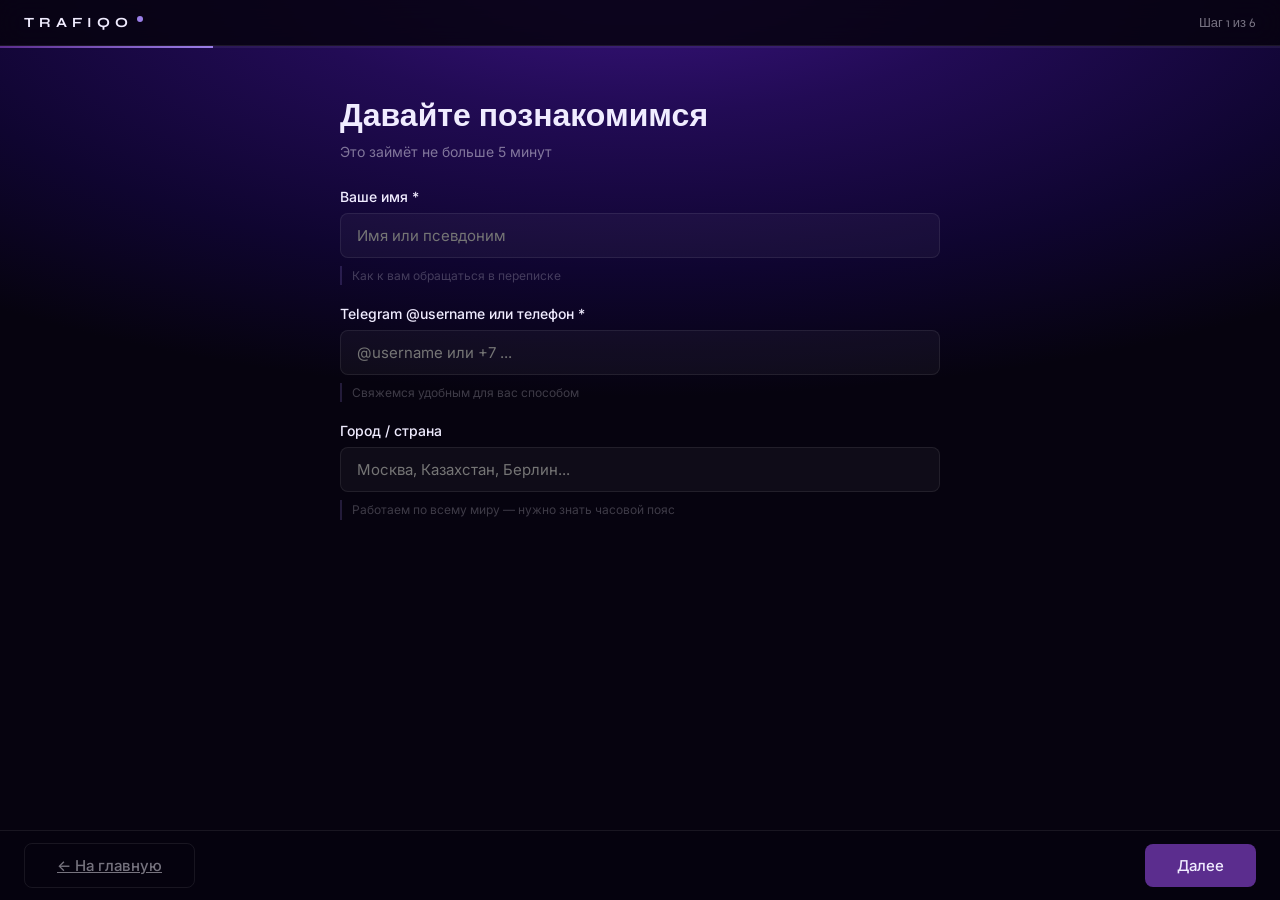
<file: brief.html>
<!DOCTYPE html>
<html lang="ru">
<head>
  <meta charset="UTF-8">
  <meta name="viewport" content="width=device-width, initial-scale=1.0">
  <title>Бриф — TRAFIQO</title>
  <meta name="description" content="Расскажите о своём проекте — получите предложение за 24 часа">
  <link href="https://fonts.googleapis.com/css2?family=Syne:wght@400;500;700&family=Inter:wght@400;500&display=swap" rel="stylesheet">
  <style>
    :root{--bg:#06030F;--bg-card:#0F0820;--accent:#5B2D8E;--accent-lt:#9B7FE8;--text:#F0ECFF;--text-muted:rgba(232,228,240,0.5);--text-dim:rgba(232,228,240,0.25);--border:rgba(255,255,255,0.08);--font-d:'Syne',sans-serif;--font-b:'Inter',sans-serif}
    *{box-sizing:border-box;margin:0;padding:0}
    html,body{min-height:100vh;background:var(--bg);color:var(--text)}
    body{background-image:radial-gradient(ellipse 120% 70% at 50% -5%,#3D1585 0%,#220B55 25%,#0F0530 50%,transparent 70%);font-family:var(--font-b);padding-bottom:80px}
    header{position:sticky;top:0;z-index:100;display:flex;align-items:center;justify-content:space-between;padding:14px 24px;border-bottom:.5px solid var(--border);backdrop-filter:blur(12px);background:rgba(6,3,15,.85)}
    .brief-logo{font-family:'Syne',sans-serif;font-weight:700;font-size:14px;letter-spacing:5px;color:#F0ECFF;display:flex;align-items:flex-start;gap:4px;text-decoration:none}
    #stepCounter{font-size:13px;color:var(--text-muted);font-family:var(--font-d)}
    .progress{height:2px;background:rgba(255,255,255,.06)}
    #progressFill{height:100%;background:linear-gradient(90deg,var(--accent),var(--accent-lt));transition:width .5s ease;width:16.67%}
    main{max-width:640px;margin:0 auto;padding:48px 20px}
    .step{display:none;animation:fi .3s ease}
    .step.active{display:block}
    @keyframes fi{from{opacity:0;transform:translateY(12px)}to{opacity:1;transform:translateY(0)}}
    h1.st{font-family:var(--font-d);font-size:clamp(22px,5vw,32px);font-weight:700;margin-bottom:8px}
    .sub{font-size:14px;color:var(--text-muted);margin-bottom:28px}
    .field{margin-bottom:20px}
    label{display:block;font-size:14px;font-weight:500;margin-bottom:8px}
    input,textarea{width:100%;background:rgba(255,255,255,.04);border:.5px solid var(--border);border-radius:8px;padding:12px 16px;color:var(--text);font-family:var(--font-b);font-size:15px;outline:none;transition:border-color .2s;resize:vertical}
    input:focus,textarea:focus{border-color:rgba(155,127,232,.5)}
    textarea{min-height:90px}
    .hint{font-size:12px;color:var(--text-dim);border-left:2px solid rgba(155,127,232,.2);padding-left:10px;line-height:1.6;margin-top:8px}
    .hint-block{background:rgba(91,45,142,.08);border:.5px solid rgba(155,127,232,.15);border-radius:8px;padding:14px 16px;font-size:13px;color:var(--text-muted);line-height:1.6;margin-top:8px}
    .gl{font-size:13px;color:var(--text-muted);margin:20px 0 10px;font-weight:500}
    .opts{display:flex;flex-direction:column;gap:8px}
    .oc{background:rgba(255,255,255,.03);border:.5px solid var(--border);border-radius:10px;padding:14px 18px;cursor:pointer;transition:all .2s;display:flex;align-items:flex-start;gap:12px;user-select:none}
    .oc:hover{background:rgba(255,255,255,.05)}
    .oc.sel{border-color:rgba(155,127,232,.5);background:rgba(91,45,142,.12)}
    .chk{width:18px;height:18px;min-width:18px;border:1px solid rgba(255,255,255,.2);border-radius:4px;margin-top:1px;display:flex;align-items:center;justify-content:center;transition:all .2s}
    .oc.r .chk{border-radius:50%}
    .oc.sel .chk{background:var(--accent-lt);border-color:var(--accent-lt)}
    .chk svg{display:none}
    .oc.sel .chk svg{display:block}
    .oname{font-size:15px;font-weight:500}
    .osub{font-size:12px;color:var(--text-muted);margin-top:2px}
    .tags{display:flex;flex-wrap:wrap;gap:8px}
    .tag{padding:8px 14px;border:.5px solid var(--border);border-radius:20px;font-size:13px;cursor:pointer;transition:all .2s;background:rgba(255,255,255,.03)}
    .tag:hover{background:rgba(255,255,255,.06)}
    .tag.sel{border-color:rgba(155,127,232,.5);background:rgba(91,45,142,.15);color:var(--accent-lt)}
    footer{position:fixed;bottom:0;left:0;right:0;background:rgba(6,3,15,.9);backdrop-filter:blur(12px);border-top:.5px solid var(--border);padding:12px 24px;display:flex;gap:12px;justify-content:space-between;align-items:center}
    .btn{padding:12px 32px;border-radius:8px;font-family:var(--font-b);font-size:15px;font-weight:500;cursor:pointer;border:none;transition:all .2s}
    .bb{background:transparent;color:var(--text-muted);border:.5px solid var(--border)}
    .bb:hover{color:var(--text);border-color:rgba(255,255,255,.2)}
    .bn{background:var(--accent);color:var(--text);position:relative;overflow:hidden}
    .bn::after{content:'';position:absolute;top:0;left:-100%;width:60%;height:100%;background:linear-gradient(90deg,transparent,rgba(255,255,255,.12),transparent);animation:sh 2.5s infinite}
    @keyframes sh{to{left:160%}}
    .bn:hover{background:#7040A8}
    #btnBack{opacity:0;pointer-events:none}
    #btnHome{display:none}
    #ss{display:none;text-align:center;padding:48px 0}
    .chkanim{width:72px;height:72px;border-radius:50%;border:2px solid var(--accent-lt);display:flex;align-items:center;justify-content:center;margin:0 auto 28px;animation:pu .5s ease}
    @keyframes pu{from{transform:scale(.6);opacity:0}to{transform:scale(1);opacity:1}}
    #ss h2{font-family:var(--font-d);font-size:28px;font-weight:700;margin-bottom:16px}
    #ssText{color:var(--text-muted);line-height:1.7;margin-bottom:32px}
    .sbtns{display:flex;flex-direction:column;gap:10px;max-width:280px;margin:0 auto}
    .btg{background:var(--accent);color:var(--text);padding:14px;border-radius:8px;text-decoration:none;font-weight:500;display:block;text-align:center}
    .bhome{color:var(--text-muted);text-decoration:none;font-size:14px;padding:10px;display:block;text-align:center}
    @media(max-width:767px){main{padding:32px 16px}.oc{padding:12px 14px}footer{padding:10px 16px}#btnBack{flex:1;min-width:0}#btnHome{flex:1;min-width:0;text-align:center}#btnNext{flex:2;min-width:0}.btn{padding:10px 16px;font-size:14px}}
    .consent-label{display:flex;align-items:flex-start;gap:10px;cursor:pointer;margin:16px 0 12px;user-select:none}
    .consent-check{position:absolute;opacity:0;width:0;height:0}
    .consent-box{width:18px;height:18px;min-width:18px;flex-shrink:0;border:1.5px solid rgba(155,127,232,0.4);border-radius:4px;background:rgba(155,127,232,0.06);display:flex;align-items:center;justify-content:center;transition:all 0.2s ease;margin-top:1px}
    .consent-check:checked + .consent-box{background:#5B2D8E;border-color:#5B2D8E}
    .consent-box .consent-tick{width:12px;height:10px;color:#F0ECFF;opacity:0;transform:scale(0.5);transition:all 0.2s ease}
    .consent-check:checked + .consent-box .consent-tick{opacity:1;transform:scale(1)}
    .consent-box--error{border-color:rgba(224,123,123,0.8)}
    .consent-text{font-size:12px;color:rgba(255,255,255,0.4);line-height:1.5}
    .consent-link{color:rgba(255,255,255,0.6);text-decoration:underline}
  </style>
</head>
<body>
  <header>
    <div class="brief-logo"><span>TRAFIQO</span><span style="color:#9B7FE8;font-size:8px;margin-top:2px;display:inline-block;width:6px;height:6px;background:#9B7FE8;border-radius:50%;flex-shrink:0"></span></div>
    <span id="stepCounter">Шаг 1 из 6</span>
  </header>
  <div class="progress"><div id="progressFill"></div></div>
  <main>

    <div class="step active" id="step1">
      <h1 class="st">Давайте познакомимся</h1><p class="sub">Это займёт не больше 5 минут</p>
      <div class="field"><label>Ваше имя *</label><input type="text" id="name" placeholder="Имя или псевдоним"><p class="hint">Как к вам обращаться в переписке</p></div>
      <div class="field"><label>Telegram @username или телефон *</label><input type="text" id="contact" placeholder="@username или +7 ..."><p class="hint">Свяжемся удобным для вас способом</p></div>
      <div class="field"><label>Город / страна</label><input type="text" id="city" placeholder="Москва, Казахстан, Берлин..."><p class="hint">Работаем по всему миру — нужно знать часовой пояс</p></div>
    </div>

    <div class="step" id="step2">
      <h1 class="st">Что нужно сделать?</h1><p class="sub">Можно выбрать несколько вариантов</p>
      <div class="opts" id="types">
        <div class="oc" data-v="Сайт или лендинг"><div class="chk"><svg width="10" height="8"><path d="M1 4l3 3 5-6" stroke="#fff" stroke-width="1.5" fill="none" stroke-linecap="round"/></svg></div><div><div class="oname">Сайт или лендинг</div><div class="osub">Визитка, портфолио, продающая страница</div></div></div>
        <div class="oc" data-v="Мобильное приложение"><div class="chk"><svg width="10" height="8"><path d="M1 4l3 3 5-6" stroke="#fff" stroke-width="1.5" fill="none" stroke-linecap="round"/></svg></div><div><div class="oname">Мобильное приложение</div><div class="osub">iOS, Android или сразу оба. Полный цикл.</div></div></div>
        <div class="oc" data-v="Telegram-бот"><div class="chk"><svg width="10" height="8"><path d="M1 4l3 3 5-6" stroke="#fff" stroke-width="1.5" fill="none" stroke-linecap="round"/></svg></div><div><div class="oname">Telegram-бот</div><div class="osub">Автоответы, приём заявок, воронка продаж</div></div></div>
        <div class="oc" data-v="Автоматизация процессов"><div class="chk"><svg width="10" height="8"><path d="M1 4l3 3 5-6" stroke="#fff" stroke-width="1.5" fill="none" stroke-linecap="round"/></svg></div><div><div class="oname">Автоматизация процессов</div><div class="osub">Связать сервисы, убрать ручной труд</div></div></div>
        <div class="oc" data-v="Платформа или форум"><div class="chk"><svg width="10" height="8"><path d="M1 4l3 3 5-6" stroke="#fff" stroke-width="1.5" fill="none" stroke-linecap="round"/></svg></div><div><div class="oname">Платформа или форум</div><div class="osub">Независимая площадка — ваши правила</div></div></div>
        <div class="oc" data-v="Реклама и продвижение"><div class="chk"><svg width="10" height="8"><path d="M1 4l3 3 5-6" stroke="#fff" stroke-width="1.5" fill="none" stroke-linecap="round"/></svg></div><div><div class="oname">Реклама и продвижение</div><div class="osub">Яндекс.Директ, SEO, настройка трафика</div></div></div>
        <div class="oc" data-v="Не знаю — помогите разобраться"><div class="chk"><svg width="10" height="8"><path d="M1 4l3 3 5-6" stroke="#fff" stroke-width="1.5" fill="none" stroke-linecap="round"/></svg></div><div><div class="oname">Не знаю — помогите разобраться</div><div class="osub">Расскажите задачу — сами предложим решение</div></div></div>
      </div>
    </div>

    <div class="step" id="step3">
      <h1 class="st">Расскажите о бизнесе</h1>
      <div class="field"><label>Ниша / сфера деятельности</label><textarea id="niche" placeholder="Например: кафе, онлайн-школа, юридические услуги"></textarea><p class="hint">Чем занимаетесь или что планируете запустить</p></div>
      <p class="gl">Статус</p>
      <div class="opts" id="status">
        <div class="oc r" data-g="status" data-v="Уже работаем — нужно улучшить или расширить"><div class="chk"><svg width="8" height="8"><circle cx="4" cy="4" r="3" fill="#fff"/></svg></div><div class="oname">Уже работаем — нужно улучшить или расширить</div></div>
        <div class="oc r" data-g="status" data-v="Только запускаемся — нужно всё с нуля"><div class="chk"><svg width="8" height="8"><circle cx="4" cy="4" r="3" fill="#fff"/></svg></div><div class="oname">Только запускаемся — нужно всё с нуля</div></div>
        <div class="oc r" data-g="status" data-v="Есть идея — нужна помощь в реализации"><div class="chk"><svg width="8" height="8"><circle cx="4" cy="4" r="3" fill="#fff"/></svg></div><div class="oname">Есть идея — нужна помощь в реализации</div></div>
      </div>
      <p class="gl">Клиенты</p>
      <div class="opts" id="clients">
        <div class="oc r" data-g="clients" data-v="Физические лица (B2C)"><div class="chk"><svg width="8" height="8"><circle cx="4" cy="4" r="3" fill="#fff"/></svg></div><div class="oname">Физические лица (B2C)</div></div>
        <div class="oc r" data-g="clients" data-v="Другой бизнес (B2B)"><div class="chk"><svg width="8" height="8"><circle cx="4" cy="4" r="3" fill="#fff"/></svg></div><div class="oname">Другой бизнес (B2B)</div></div>
        <div class="oc r" data-g="clients" data-v="И те и другие"><div class="chk"><svg width="8" height="8"><circle cx="4" cy="4" r="3" fill="#fff"/></svg></div><div class="oname">И те и другие</div></div>
      </div>
      <p class="gl">Главная цель</p>
      <div class="tags" id="goals">
        <span class="tag" data-v="Получать заявки и звонки">Получать заявки и звонки</span>
        <span class="tag" data-v="Продавать онлайн">Продавать онлайн</span>
        <span class="tag" data-v="Автоматизировать процессы">Автоматизировать процессы</span>
        <span class="tag" data-v="Создать имидж и присутствие">Создать имидж и присутствие</span>
        <span class="tag" data-v="Независимая платформа">Независимая платформа</span>
      </div>
    </div>

    <div class="step" id="step4">
      <h1 class="st">Детали проекта</h1>
      <p class="gl">Есть ли сайт?</p>
      <div class="opts" id="hasSite">
        <div class="oc r" data-g="hasSite" data-v="Да — нужно переделать"><div class="chk"><svg width="8" height="8"><circle cx="4" cy="4" r="3" fill="#fff"/></svg></div><div class="oname">Да — нужно переделать</div></div>
        <div class="oc r" data-g="hasSite" data-v="Да — нужно доработать"><div class="chk"><svg width="8" height="8"><circle cx="4" cy="4" r="3" fill="#fff"/></svg></div><div class="oname">Да — нужно доработать</div></div>
        <div class="oc r" data-g="hasSite" data-v="Нет — делаем с нуля"><div class="chk"><svg width="8" height="8"><circle cx="4" cy="4" r="3" fill="#fff"/></svg></div><div class="oname">Нет — делаем с нуля</div></div>
        <div class="oc r" data-g="hasSite" data-v="Сайт не нужен"><div class="chk"><svg width="8" height="8"><circle cx="4" cy="4" r="3" fill="#fff"/></svg></div><div class="oname">Сайт не нужен</div></div>
      </div>
      <p class="gl">Дизайн или референсы?</p>
      <div class="opts" id="design">
        <div class="oc r" data-g="design" data-v="Да, есть готовый дизайн"><div class="chk"><svg width="8" height="8"><circle cx="4" cy="4" r="3" fill="#fff"/></svg></div><div class="oname">Да, есть готовый дизайн</div></div>
        <div class="oc r" data-g="design" data-v="Есть примеры которые нравятся"><div class="chk"><svg width="8" height="8"><circle cx="4" cy="4" r="3" fill="#fff"/></svg></div><div class="oname">Есть примеры которые нравятся</div></div>
        <div class="oc r" data-g="design" data-v="Нет — доверяю вашему вкусу"><div class="chk"><svg width="8" height="8"><circle cx="4" cy="4" r="3" fill="#fff"/></svg></div><div class="oname">Нет — доверяю вашему вкусу</div></div>
      </div>
      <p class="hint" style="margin-bottom:16px">Референсы — сайты которые нравятся. Помогают понять стиль.</p>
      <p class="gl">Нужны интеграции?</p>
      <div class="tags" id="intg">
        <span class="tag" data-v="Онлайн-оплата">Онлайн-оплата</span>
        <span class="tag" data-v="CRM система">CRM система</span>
        <span class="tag" data-v="Telegram-бот">Telegram-бот</span>
        <span class="tag" data-v="Аналитика (Метрика, GA)">Аналитика</span>
        <span class="tag" data-v="Не знаю — подскажите">Не знаю</span>
      </div>
      <p class="hint" style="margin-bottom:16px">Интеграции — связь сайта с другими сервисами</p>
      <p class="gl">Техническое задание</p>
      <div class="opts" id="tz">
        <div class="oc r" data-g="tz" data-v="Да, есть готовое ТЗ"><div class="chk"><svg width="8" height="8"><circle cx="4" cy="4" r="3" fill="#fff"/></svg></div><div class="oname">Да, есть готовое ТЗ</div></div>
        <div class="oc r" data-g="tz" data-v="Есть частичное понимание"><div class="chk"><svg width="8" height="8"><circle cx="4" cy="4" r="3" fill="#fff"/></svg></div><div class="oname">Есть частичное понимание</div></div>
        <div class="oc r" data-g="tz" data-v="Нет ТЗ — прошу разработать"><div class="chk"><svg width="8" height="8"><circle cx="4" cy="4" r="3" fill="#fff"/></svg></div><div class="oname">Нет ТЗ — прошу разработать</div></div>
      </div>
      <div class="hint-block">ℹ️ ТЗ — документ который описывает что именно нужно сделать. От него зависит точность сроков и стоимости. Если ТЗ нет — составим вместе. Это входит в работу.</div>
    </div>

    <div class="step" id="step5">
      <h1 class="st">Бюджет и сроки</h1><p class="sub">Помогает предложить оптимальное решение</p>
      <p class="gl">Примерный бюджет</p>
      <div class="opts" id="budget">
        <div class="oc r" data-g="budget" data-v="До 50 000 ₽"><div class="chk"><svg width="8" height="8"><circle cx="4" cy="4" r="3" fill="#fff"/></svg></div><div class="oname">До 50 000 ₽</div></div>
        <div class="oc r" data-g="budget" data-v="50 000 — 150 000 ₽"><div class="chk"><svg width="8" height="8"><circle cx="4" cy="4" r="3" fill="#fff"/></svg></div><div class="oname">50 000 — 150 000 ₽</div></div>
        <div class="oc r" data-g="budget" data-v="150 000 — 400 000 ₽"><div class="chk"><svg width="8" height="8"><circle cx="4" cy="4" r="3" fill="#fff"/></svg></div><div class="oname">150 000 — 400 000 ₽</div></div>
        <div class="oc r" data-g="budget" data-v="От 400 000 ₽"><div class="chk"><svg width="8" height="8"><circle cx="4" cy="4" r="3" fill="#fff"/></svg></div><div class="oname">От 400 000 ₽</div></div>
        <div class="oc r" data-g="budget" data-v="Хочу сначала узнать стоимость"><div class="chk"><svg width="8" height="8"><circle cx="4" cy="4" r="3" fill="#fff"/></svg></div><div class="oname">Хочу сначала узнать стоимость</div></div>
      </div>
      <p class="hint" style="margin-bottom:16px">Мы не навязываем лишнего — работаем в рамках задачи</p>
      <p class="gl">Когда нужно запустить</p>
      <div class="opts" id="deadline">
        <div class="oc r" data-g="deadline" data-v="Срочно — до 2 недель"><div class="chk"><svg width="8" height="8"><circle cx="4" cy="4" r="3" fill="#fff"/></svg></div><div class="oname">Срочно — до 2 недель</div></div>
        <div class="oc r" data-g="deadline" data-v="В течение месяца"><div class="chk"><svg width="8" height="8"><circle cx="4" cy="4" r="3" fill="#fff"/></svg></div><div class="oname">В течение месяца</div></div>
        <div class="oc r" data-g="deadline" data-v="2-3 месяца"><div class="chk"><svg width="8" height="8"><circle cx="4" cy="4" r="3" fill="#fff"/></svg></div><div class="oname">2-3 месяца</div></div>
        <div class="oc r" data-g="deadline" data-v="Не горит — важнее сделать хорошо"><div class="chk"><svg width="8" height="8"><circle cx="4" cy="4" r="3" fill="#fff"/></svg></div><div class="oname">Не горит — важнее сделать хорошо</div></div>
      </div>
      <p class="hint">Срочные проекты возможны — расскажите ситуацию</p>
    </div>

    <div class="step" id="step6">
      <h1 class="st">Последние детали</h1>
      <p class="gl">Откуда узнали о TRAFIQO?</p>
      <div class="opts" id="source">
        <div class="oc r" data-g="source" data-v="Telegram канал"><div class="chk"><svg width="8" height="8"><circle cx="4" cy="4" r="3" fill="#fff"/></svg></div><div class="oname">Telegram канал</div></div>
        <div class="oc r" data-g="source" data-v="Рекомендация знакомых"><div class="chk"><svg width="8" height="8"><circle cx="4" cy="4" r="3" fill="#fff"/></svg></div><div class="oname">Рекомендация знакомых</div></div>
        <div class="oc r" data-g="source" data-v="Яндекс или Google"><div class="chk"><svg width="8" height="8"><circle cx="4" cy="4" r="3" fill="#fff"/></svg></div><div class="oname">Яндекс или Google</div></div>
        <div class="oc r" data-g="source" data-v="Увидел сайт"><div class="chk"><svg width="8" height="8"><circle cx="4" cy="4" r="3" fill="#fff"/></svg></div><div class="oname">Увидел сайт</div></div>
        <div class="oc r" data-g="source" data-v="Другое"><div class="chk"><svg width="8" height="8"><circle cx="4" cy="4" r="3" fill="#fff"/></svg></div><div class="oname">Другое</div></div>
      </div>
      <div class="field" style="margin-top:20px"><label>Расскажите о задаче своими словами</label><textarea id="desc" placeholder="Любые детали помогают — даже если кажется что это мелочи..."></textarea><p class="hint">Необязательно, но помогает дать точный ответ</p></div>
      <div class="field"><label>Ссылка на референс или документ</label><input type="url" id="ref" placeholder="https://..."><p class="hint">Сайты которые нравятся, конкуренты, ТЗ в Google Docs</p></div>
      <label class="consent-label"><input type="checkbox" class="consent-check" id="consent-brief"><span class="consent-box"><svg class="consent-tick" viewBox="0 0 12 10" fill="none"><polyline points="1,5 4.5,8.5 11,1" stroke="currentColor" stroke-width="2" stroke-linecap="round" stroke-linejoin="round"/></svg></span><span class="consent-text">Соглашаюсь с <a href="privacy.html" target="_blank" class="consent-link">политикой конфиденциальности</a></span></label>
    </div>

    <div id="ss">
      <div class="chkanim"><svg width="32" height="32" viewBox="0 0 32 32"><path d="M6 16l8 8 12-12" stroke="var(--accent-lt)" stroke-width="2.5" fill="none" stroke-linecap="round" stroke-linejoin="round"/></svg></div>
      <h2>Анкета получена</h2>
      <p id="ssText">Спасибо. Изучим детали и свяжемся в течение 24 часов с конкретным предложением по вашему проекту.</p>
      <div class="sbtns">
        <a href="https://t.me/trafiqo_store" class="btg">Написать в Telegram</a>
        <a href="index.html" class="bhome">← Вернуться на сайт</a>
      </div>
    </div>
  </main>

  <footer>
    <a href="/" class="btn bb" id="btnHome">← На главную</a>
    <button class="btn bb" id="btnBack" onclick="go(-1)">← Назад</button>
    <button class="btn bn" id="btnNext" onclick="go(1)">Далее</button>
  </footer>

  <script>
    const BOT_TOKEN = 'YOUR_BOT_TOKEN';
    const CHAT_ID = 'YOUR_CHAT_ID';
    const SHEET_URL = 'https://script.google.com/macros/s/AKfycbxK2McWpGcFK5PLDzxg3BG4lqeZKUSwMJ4E_RvolDDl9EJXACtOckr1aZKelDumZNdl5A/exec';
    const checkRateLimit = () => Date.now() - (+localStorage.getItem('trafiqo_last_submit') || 0) >= 60000;
    const escapeHtml = (s) => String(s).replace(/&/g, '&amp;').replace(/</g, '&lt;').replace(/>/g, '&gt;');
    const urlParams = new URLSearchParams(window.location.search);
    const preService = urlParams.get('service');
    if (preService) {
      const map = {site:'сайт',app:'приложение',bot:'бот',platform:'платформа',ads:'реклама',education:'обучение'};
      document.querySelectorAll('#types .oc').forEach(btn => {
        const text = btn.querySelector('.oname')?.textContent.toLowerCase() || '';
        if (map[preService] && text.includes(map[preService])) btn.classList.add('sel');
      });
    }
    let cur = 1; const fd = {};

    function ui() {
      document.getElementById('stepCounter').textContent = `Шаг ${cur} из 6`;
      document.getElementById('progressFill').style.width = `${cur/6*100}%`;
      const btnBack = document.getElementById('btnBack');
      if (btnBack) {
        if (cur === 1) {
          btnBack.style.opacity = '0';
          btnBack.style.pointerEvents = 'none';
        } else {
          btnBack.style.opacity = '1';
          btnBack.style.pointerEvents = 'auto';
        }
      }
      const btnHome = document.getElementById('btnHome');
      if (btnHome) { btnHome.style.display = cur === 1 ? 'inline-flex' : 'none'; }
      document.getElementById('btnNext').textContent = cur === 6 ? 'Отправить анкету' : 'Далее';
    }

    function show(n) {
      document.querySelectorAll('.step').forEach(s => s.classList.remove('active'));
      document.getElementById('step'+n).classList.add('active');
      window.scrollTo({top:0,behavior:'smooth'}); ui();
    }

    function collect() {
      if(cur===1){ fd.name=document.getElementById('name').value.trim(); fd.contact=document.getElementById('contact').value.trim(); fd.city=document.getElementById('city').value.trim(); }
      else if(cur===2){ fd.types=[...document.querySelectorAll('#types .sel')].map(e=>e.dataset.v); }
      else if(cur===3){ fd.niche=document.getElementById('niche').value.trim(); fd.status=document.querySelector('#status .sel')?.dataset.v||''; fd.clients=document.querySelector('#clients .sel')?.dataset.v||''; fd.goals=[...document.querySelectorAll('#goals .sel')].map(e=>e.dataset.v); }
      else if(cur===4){ fd.hasSite=document.querySelector('#hasSite .sel')?.dataset.v||''; fd.design=document.querySelector('#design .sel')?.dataset.v||''; fd.intg=[...document.querySelectorAll('#intg .sel')].map(e=>e.dataset.v); fd.tz=document.querySelector('#tz .sel')?.dataset.v||''; }
      else if(cur===5){ fd.budget=document.querySelector('#budget .sel')?.dataset.v||''; fd.deadline=document.querySelector('#deadline .sel')?.dataset.v||''; }
      else if(cur===6){ fd.source=document.querySelector('#source .sel')?.dataset.v||''; fd.desc=document.getElementById('desc').value.trim(); fd.ref=document.getElementById('ref').value.trim(); }
    }

    function go(dir) {
      if(dir===1 && cur===1){ if(!document.getElementById('name').value.trim()||!document.getElementById('contact').value.trim()){ alert('Пожалуйста, укажите имя и контакт'); return; } }
      collect();
      if(dir===1 && cur===6){ if(!checkRateLimit()){ alert('Подождите 60 секунд перед повторной отправкой'); return; } const cb=document.getElementById('consent-brief'); if(cb&&!cb.checked){cb.nextElementSibling.classList.add('consent-box--error');return;} submit(); return; }
      cur = Math.max(1, Math.min(6, cur+dir)); show(cur);
    }

    async function submit() {
      const nl = '\n', q = (v,arr) => arr&&arr.length ? arr.join(', ') : (v||'—');
      const msg = `📋 *Новая анкета TRAFIQO*${nl}${nl}` +
        `👤 *Имя:* ${fd.name}${nl}📱 *Контакт:* ${fd.contact}${nl}🌍 *Город:* ${fd.city||'—'}${nl}${nl}` +
        `🔧 *Тип проекта:* ${q('',[...fd.types||[]])}${nl}${nl}` +
        `🏢 *Ниша:* ${fd.niche||'—'}${nl}📊 *Статус:* ${fd.status||'—'}${nl}👥 *Клиенты:* ${fd.clients||'—'}${nl}🎯 *Цели:* ${q('',[...fd.goals||[]])}${nl}${nl}` +
        `🌐 *Сайт:* ${fd.hasSite||'—'}${nl}🎨 *Дизайн:* ${fd.design||'—'}${nl}🔌 *Интеграции:* ${q('',[...fd.intg||[]])}${nl}📄 *ТЗ:* ${fd.tz||'—'}${nl}${nl}` +
        `💰 *Бюджет:* ${fd.budget||'—'}${nl}⏱ *Сроки:* ${fd.deadline||'—'}${nl}${nl}` +
        `📣 *Источник:* ${fd.source||'—'}${nl}💬 *Описание:* ${fd.desc||'—'}${nl}🔗 *Референс:* ${fd.ref||'—'}`;
      if(BOT_TOKEN!=='YOUR_BOT_TOKEN') fetch(`https://api.telegram.org/bot${BOT_TOKEN}/sendMessage`,{method:'POST',headers:{'Content-Type':'application/json'},body:JSON.stringify({chat_id:CHAT_ID,text:msg,parse_mode:'Markdown'})}).catch(()=>{});
      const data = {
        form_source: 'site',
        name: escapeHtml(fd.name||''), telegram: escapeHtml(fd.contact||''), city: escapeHtml(fd.city||''),
        services: (fd.types||[]).join(', '), niche: escapeHtml(fd.niche||''),
        status: fd.status||'', clients: fd.clients||'', goal: (fd.goals||[]).join(', '),
        has_site: fd.hasSite||'', design: fd.design||'',
        integrations: (fd.intg||[]).join(', '), tz_status: fd.tz||'',
        budget: fd.budget||'', timeline: fd.deadline||'', source: fd.source||'',
        description: escapeHtml(fd.desc||''), reference: escapeHtml(fd.ref||'')
      };
      data.direction = 'Сайт TRAFIQO (brief)';
      navigator.sendBeacon(SHEET_URL, JSON.stringify(data));
      localStorage.setItem('trafiqo_last_submit', Date.now());
      document.querySelectorAll('.step').forEach(s=>s.classList.remove('active'));
      document.querySelector('footer').style.display='none';
      document.getElementById('ss').style.display='block';
      if(fd.name) document.getElementById('ssText').textContent=`${fd.name}, спасибо. Изучим детали и свяжемся в течение 24 часов с конкретным предложением по вашему проекту.`;
      document.getElementById('stepCounter').textContent='Готово';
      document.getElementById('progressFill').style.width='100%';
    }

    document.querySelectorAll('.oc').forEach(c => c.addEventListener('click', () => {
      const g = c.dataset.g;
      if(g){ document.querySelectorAll(`[data-g="${g}"]`).forEach(x=>x.classList.remove('sel')); c.classList.add('sel'); }
      else c.classList.toggle('sel');
    }));
    document.querySelectorAll('.tag').forEach(t => t.addEventListener('click', () => t.classList.toggle('sel')));
    ui();
  </script>
<script src="js/form-handler.js" defer></script>
</body>
</html>
</file>
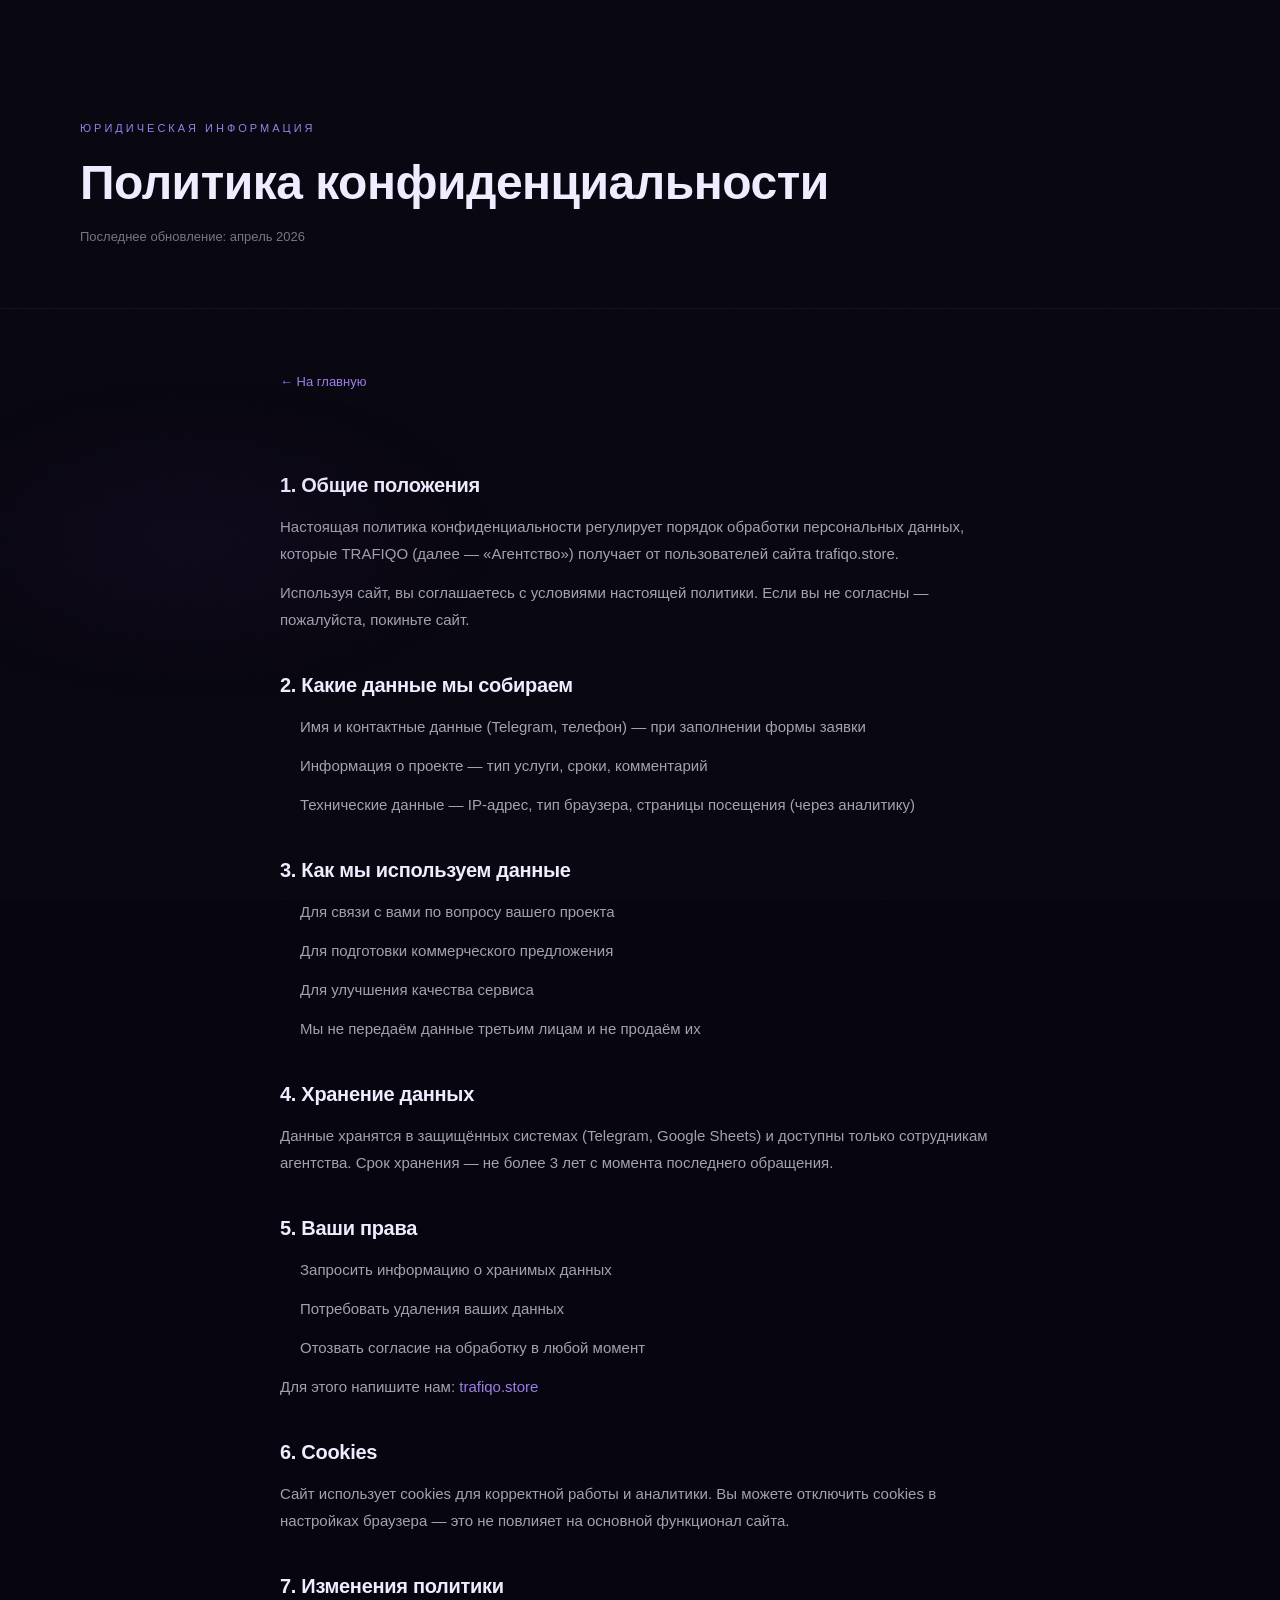
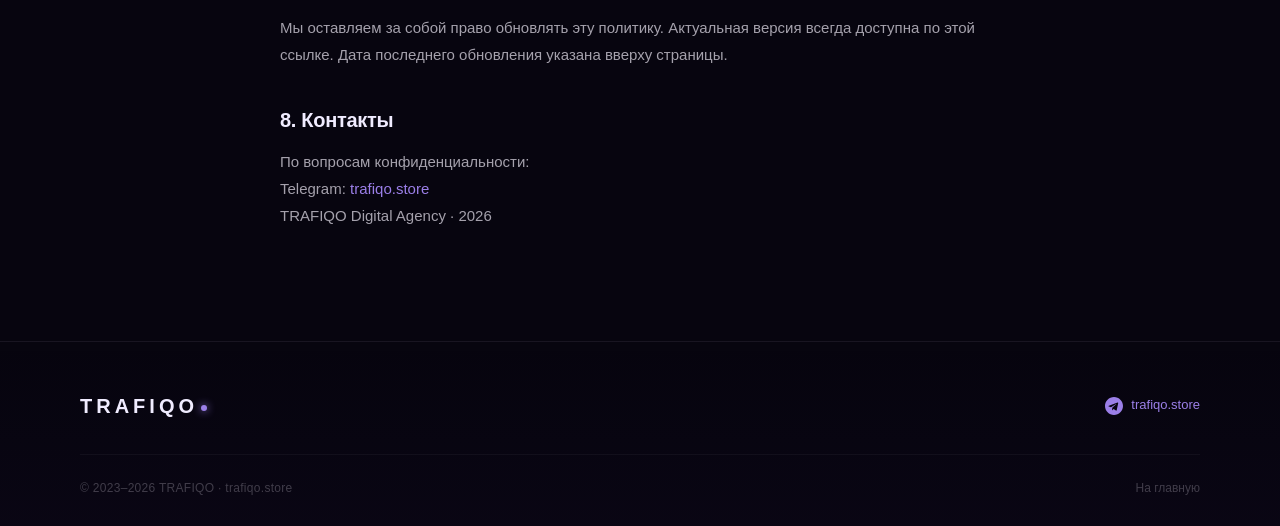
<file: privacy.html>
<!DOCTYPE html>
<html lang="ru">
<head>
  <meta charset="UTF-8">
  <meta name="viewport" content="width=device-width, initial-scale=1.0">
  <title>Политика конфиденциальности — TRAFIQO</title>
  <meta name="robots" content="noindex">
  <link rel="stylesheet" href="css/style.css">
  <link rel="stylesheet" href="css/footer.css">
  <style>
    body { background: #07050F; color: #F0ECFF; font-family: 'Inter', sans-serif; }
    .privacy-hero {
      padding: 120px 0 60px;
      border-bottom: 1px solid rgba(255,255,255,0.06);
    }
    .privacy-hero__label {
      font-size: 11px;
      letter-spacing: 3px;
      color: #9B7FE8;
      text-transform: uppercase;
      margin-bottom: 16px;
    }
    .privacy-hero__title {
      font-size: clamp(28px, 4vw, 48px);
      font-weight: 700;
      margin-bottom: 16px;
    }
    .privacy-hero__date {
      font-size: 13px;
      color: rgba(232,228,240,0.5);
    }
    .privacy-content {
      max-width: 760px;
      margin: 0 auto;
      padding: 60px 20px 100px;
    }
    .privacy-content h2 {
      font-size: 20px;
      font-weight: 600;
      margin: 40px 0 16px;
      color: #F0ECFF;
    }
    .privacy-content p, .privacy-content li {
      font-size: 15px;
      line-height: 1.8;
      color: rgba(232,228,240,0.7);
      margin-bottom: 12px;
    }
    .privacy-content ul { padding-left: 20px; }
    .privacy-back {
      display: inline-flex;
      align-items: center;
      gap: 8px;
      font-size: 13px;
      color: #9B7FE8;
      text-decoration: none;
      margin-bottom: 40px;
      transition: opacity 0.3s;
    }
    .privacy-back:hover { opacity: 0.7; }
    .container { max-width: 1200px; margin: 0 auto; padding: 0 40px; }
  </style>
</head>
<body>
  <main>
    <div class="privacy-hero">
      <div class="container">
        <p class="privacy-hero__label">Юридическая информация</p>
        <h1 class="privacy-hero__title">Политика конфиденциальности</h1>
        <p class="privacy-hero__date">Последнее обновление: апрель 2026</p>
      </div>
    </div>
    <div class="privacy-content">
      <a href="index.html" class="privacy-back">← На главную</a>

      <h2>1. Общие положения</h2>
      <p>Настоящая политика конфиденциальности регулирует порядок обработки персональных данных, которые TRAFIQO (далее — «Агентство») получает от пользователей сайта trafiqo.store.</p>
      <p>Используя сайт, вы соглашаетесь с условиями настоящей политики. Если вы не согласны — пожалуйста, покиньте сайт.</p>

      <h2>2. Какие данные мы собираем</h2>
      <ul>
        <li>Имя и контактные данные (Telegram, телефон) — при заполнении формы заявки</li>
        <li>Информация о проекте — тип услуги, сроки, комментарий</li>
        <li>Технические данные — IP-адрес, тип браузера, страницы посещения (через аналитику)</li>
      </ul>

      <h2>3. Как мы используем данные</h2>
      <ul>
        <li>Для связи с вами по вопросу вашего проекта</li>
        <li>Для подготовки коммерческого предложения</li>
        <li>Для улучшения качества сервиса</li>
        <li>Мы не передаём данные третьим лицам и не продаём их</li>
      </ul>

      <h2>4. Хранение данных</h2>
      <p>Данные хранятся в защищённых системах (Telegram, Google Sheets) и доступны только сотрудникам агентства. Срок хранения — не более 3 лет с момента последнего обращения.</p>

      <h2>5. Ваши права</h2>
      <ul>
        <li>Запросить информацию о хранимых данных</li>
        <li>Потребовать удаления ваших данных</li>
        <li>Отозвать согласие на обработку в любой момент</li>
      </ul>
      <p>Для этого напишите нам: <a href="https://t.me/trafiqo_store" style="color:#9B7FE8">trafiqo.store</a></p>

      <h2>6. Cookies</h2>
      <p>Сайт использует cookies для корректной работы и аналитики. Вы можете отключить cookies в настройках браузера — это не повлияет на основной функционал сайта.</p>

      <h2>7. Изменения политики</h2>
      <p>Мы оставляем за собой право обновлять эту политику. Актуальная версия всегда доступна по этой ссылке. Дата последнего обновления указана вверху страницы.</p>

      <h2>8. Контакты</h2>
      <p>По вопросам конфиденциальности:<br>
      Telegram: <a href="https://t.me/trafiqo_store" style="color:#9B7FE8">trafiqo.store</a><br>
      TRAFIQO Digital Agency · 2026</p>
    </div>
  </main>

  <footer class="site-footer">
    <div class="container">
      <div class="footer-inner">
        <div class="footer-logo">TRAFIQO<span class="footer-logo__dot"></span></div>
        <div class="footer-contacts">
          <a href="https://t.me/trafiqo_store" target="_blank" class="footer-tg">trafiqo.store</a>
        </div>
      </div>
      <div class="footer-bottom">
        <p class="footer-copy">© 2023–2026 TRAFIQO · trafiqo.store</p>
        <a href="index.html" class="footer-privacy">На главную</a>
      </div>
    </div>
  </footer>
</body>
</html>
</file>
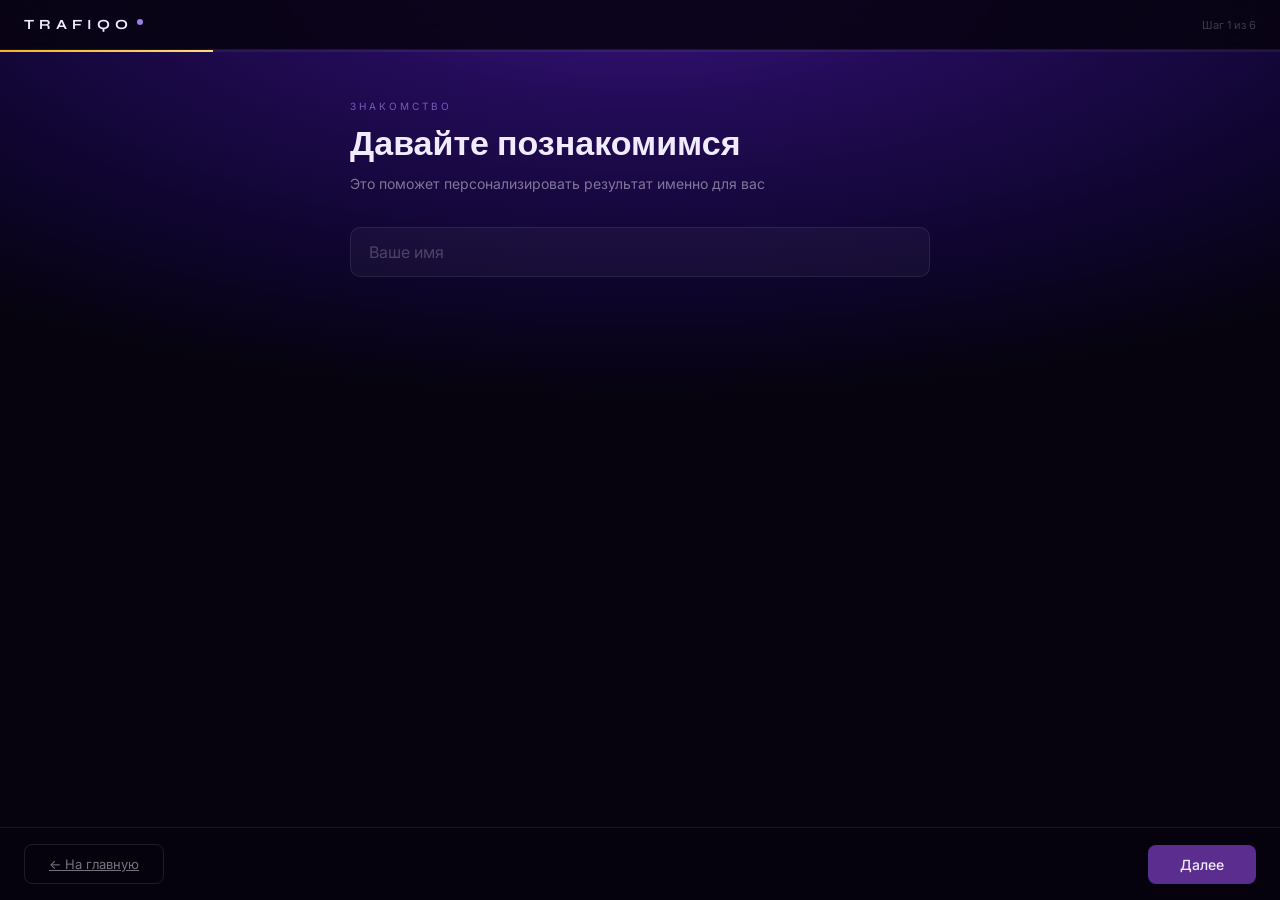
<file: quiz.html>
<!DOCTYPE html>
<html lang="ru">
<head>
<meta charset="UTF-8">
<meta name="viewport" content="width=device-width, initial-scale=1.0">
<title>Диагностика бизнеса — TRAFIQO</title>
<link href="https://fonts.googleapis.com/css2?family=Syne:wght@400;500;700&family=Inter:wght@400;500&display=swap" rel="stylesheet">
<style>
*{box-sizing:border-box;margin:0;padding:0}
:root{--bg:#06030F;--accent:#5B2D8E;--accent-lt:#9B7FE8;--gold:#F0B429;--text:#F0ECFF;--muted:rgba(232,228,240,0.5);--dim:rgba(232,228,240,0.25);--border:rgba(255,255,255,0.08);--font-d:'Syne',sans-serif;--font-b:'Inter',sans-serif}
html,body{min-height:100vh;background:var(--bg);color:var(--text);font-family:var(--font-b)}
body{background-image:radial-gradient(ellipse 120% 70% at 50% -5%,#3D1585 0%,#220B55 25%,#0F0530 50%,transparent 70%)}
.hdr{position:sticky;top:0;z-index:90;padding:16px 24px;display:flex;justify-content:space-between;align-items:center;background:rgba(6,3,15,0.85);backdrop-filter:blur(20px);border-bottom:0.5px solid var(--border)}
.logo{font-family:var(--font-d);font-weight:700;font-size:14px;letter-spacing:5px;color:var(--text);display:flex;align-items:flex-start;gap:4px}
.logo-dot{width:6px;height:6px;background:var(--accent-lt);border-radius:50%;margin-top:3px}
.step-lbl{font-size:11px;color:var(--dim)}
.progress{height:2px;background:rgba(255,255,255,0.06)}
.progress-fill{height:100%;background:linear-gradient(90deg,var(--gold),#FFD97D);transition:width .5s ease;width:0%}
.wrap{max-width:620px;margin:0 auto;padding:48px 20px 100px}
.step{display:none;animation:fi .3s ease}.step.active{display:block}
@keyframes fi{from{opacity:0;transform:translateY(10px)}to{opacity:1;transform:translateY(0)}}
.step-tag{font-size:10px;letter-spacing:3px;color:rgba(155,127,232,.7);text-transform:uppercase;margin-bottom:12px;display:block}
.step-title{font-family:var(--font-d);font-size:clamp(22px,4vw,34px);font-weight:700;line-height:1.2;margin-bottom:8px}
.step-sub{font-size:14px;color:var(--muted);margin-bottom:32px;line-height:1.6}
.field{margin-bottom:16px}
input[type=text]{width:100%;background:rgba(255,255,255,0.04);border:0.5px solid var(--border);border-radius:10px;padding:14px 18px;font-size:16px;color:var(--text);font-family:var(--font-b);outline:none;transition:border-color .2s}
input:focus{border-color:rgba(155,127,232,.5)}
input::placeholder{color:var(--dim)}
.opts{display:flex;flex-direction:column;gap:10px}
.opt{background:rgba(255,255,255,.03);border:0.5px solid var(--border);border-radius:12px;padding:16px 20px;cursor:pointer;transition:all .2s;text-align:left;width:100%;font-family:var(--font-b);display:flex;align-items:center;gap:14px}
.opt:hover{border-color:rgba(155,127,232,.4);background:rgba(91,45,142,.08)}
.opt.selected{border-color:rgba(240,180,41,.5);background:rgba(240,180,41,.06)}
.opt-icon{width:36px;height:36px;border-radius:8px;background:rgba(91,45,142,.2);border:0.5px solid rgba(155,127,232,.2);display:flex;align-items:center;justify-content:center;font-size:16px;flex-shrink:0}
.opt-text{display:flex;flex-direction:column;gap:3px}
.opt-main{font-size:14px;color:var(--text);font-weight:500}
.opt-sub{font-size:11px;color:var(--dim)}
.nav-bar{position:fixed;bottom:0;left:0;right:0;padding:16px 24px;background:rgba(6,3,15,.9);backdrop-filter:blur(20px);border-top:0.5px solid var(--border);display:flex;justify-content:space-between;align-items:center;z-index:90}
.btn-back{background:transparent;border:0.5px solid rgba(255,255,255,.1);color:var(--muted);padding:11px 24px;border-radius:8px;cursor:pointer;font-size:13px;font-family:var(--font-b);transition:all .2s}
.btn-back.hidden{opacity:0;pointer-events:none}
.btn-next{background:var(--accent);color:var(--text);border:none;padding:11px 32px;border-radius:8px;cursor:pointer;font-size:14px;font-weight:500;font-family:var(--font-b);transition:all .2s;position:relative;overflow:hidden}
.btn-next::after{content:'';position:absolute;top:0;left:-100%;width:60%;height:100%;background:linear-gradient(90deg,transparent,rgba(255,255,255,.15),transparent);animation:sh 3s ease-in-out infinite}
@keyframes sh{0%{left:-100%}100%{left:200%}}
.btn-next:hover{background:#7B3DBE}
.result{display:none;animation:fi .5s ease}
.result.active{display:block}
.result-analyzing{text-align:center;padding:60px 0}
.dots{display:flex;justify-content:center;gap:6px;margin-bottom:20px}
.dot{width:8px;height:8px;border-radius:50%;background:var(--accent-lt);animation:bounce 1.2s ease-in-out infinite}
.dot:nth-child(2){animation-delay:.2s}
.dot:nth-child(3){animation-delay:.4s}
@keyframes bounce{0%,60%,100%{transform:translateY(0)}30%{transform:translateY(-8px)}}
.analyzing-text{font-size:14px;color:var(--muted)}
.result-content{display:none}
.result-tag{font-size:10px;letter-spacing:3px;color:var(--gold);text-transform:uppercase;margin-bottom:16px;display:block}
.result-name{font-family:var(--font-d);font-size:clamp(24px,4vw,40px);font-weight:700;margin-bottom:12px;line-height:1.2}
.result-desc{font-size:15px;color:var(--muted);line-height:1.7;margin-bottom:28px}
.result-perks{list-style:none;margin-bottom:32px;display:flex;flex-direction:column;gap:10px}
.result-perks li{display:flex;align-items:flex-start;gap:10px;font-size:14px;color:var(--muted)}
.result-perks li::before{content:'✦';color:var(--gold);flex-shrink:0;margin-top:1px}
.result-actions{display:flex;gap:12px;flex-wrap:wrap;margin-bottom:24px}
.btn-primary{background:var(--accent);color:var(--text);padding:13px 28px;border-radius:8px;text-decoration:none;font-size:14px;font-weight:500;font-family:var(--font-b);transition:all .2s;display:inline-block}
.btn-primary:hover{background:#7B3DBE}
.btn-tg{background:rgba(34,158,217,.12);border:0.5px solid rgba(34,158,217,.3);color:#38BDF8;padding:13px 28px;border-radius:8px;text-decoration:none;font-size:14px;font-weight:500;font-family:var(--font-b);transition:all .2s;display:inline-block}
.result-note{font-size:12px;color:var(--dim);line-height:1.6;border-left:2px solid rgba(155,127,232,.2);padding-left:12px}
.btn-reset{background:transparent;border:none;color:var(--dim);font-size:13px;font-family:var(--font-b);cursor:pointer;margin-top:20px;padding:8px 0;transition:color .2s}
.btn-reset:hover{color:var(--muted)}
@media(max-width:600px){.wrap{padding:32px 16px 100px}.nav-bar{padding:12px 16px}.result-actions{flex-direction:column}.btn-primary,.btn-tg{text-align:center}}
</style>
</head>
<body>
<header class="hdr">
  <div class="logo">TRAFIQO<span class="logo-dot"></span></div>
  <div class="step-lbl" id="stepLbl">Шаг 1 из 6</div>
</header>
<div class="progress"><div class="progress-fill" id="progressFill"></div></div>

<main class="wrap">

<div class="step active" id="s0">
  <span class="step-tag">Знакомство</span>
  <h1 class="step-title">Давайте познакомимся</h1>
  <p class="step-sub">Это поможет персонализировать результат именно для вас</p>
  <div class="field">
    <input type="text" id="f-name" placeholder="Ваше имя" autocomplete="given-name">
  </div>
</div>

<div class="step" id="s1">
  <span class="step-tag">Ситуация</span>
  <h2 class="step-title">Что сейчас мешает бизнесу?</h2>
  <p class="step-sub">Выберите главную проблему</p>
  <div class="opts" id="opts1">
    <button class="opt" data-val="no_clients" onclick="selectOpt(this,'opts1')">
      <div class="opt-icon">🌐</div>
      <div class="opt-text"><span class="opt-main">Клиенты не находят меня в интернете</span><span class="opt-sub">Нет сайта или он не работает</span></div>
    </button>
    <button class="opt" data-val="losing_leads" onclick="selectOpt(this,'opts1')">
      <div class="opt-icon">📥</div>
      <div class="opt-text"><span class="opt-main">Теряю заявки — не успеваю обрабатывать</span><span class="opt-sub">Клиенты пишут и не получают ответ</span></div>
    </button>
    <button class="opt" data-val="routine" onclick="selectOpt(this,'opts1')">
      <div class="opt-icon">⚙️</div>
      <div class="opt-text"><span class="opt-main">Трачу много времени на рутину</span><span class="opt-sub">Ручные процессы которые можно автоматизировать</span></div>
    </button>
    <button class="opt" data-val="new_product" onclick="selectOpt(this,'opts1')">
      <div class="opt-icon">🚀</div>
      <div class="opt-text"><span class="opt-main">Хочу запустить новый продукт или идею</span><span class="opt-sub">Есть идея — нужна цифровая реализация</span></div>
    </button>
  </div>
</div>

<div class="step" id="s2">
  <span class="step-tag">Бизнес</span>
  <h2 class="step-title">Какой у вас бизнес?</h2>
  <p class="step-sub">Это поможет подобрать подходящее решение</p>
  <div class="opts" id="opts2">
    <button class="opt" data-val="services" onclick="selectOpt(this,'opts2')">
      <div class="opt-icon">🤝</div>
      <div class="opt-text"><span class="opt-main">Услуги</span><span class="opt-sub">Запись, консультации, мастера, специалисты</span></div>
    </button>
    <button class="opt" data-val="goods" onclick="selectOpt(this,'opts2')">
      <div class="opt-icon">📦</div>
      <div class="opt-text"><span class="opt-main">Товары и продажи</span><span class="opt-sub">Магазин, каталог, физические или цифровые товары</span></div>
    </button>
    <button class="opt" data-val="online" onclick="selectOpt(this,'opts2')">
      <div class="opt-icon">💻</div>
      <div class="opt-text"><span class="opt-main">Онлайн-продукт</span><span class="opt-sub">Курсы, подписки, SaaS, digital</span></div>
    </button>
    <button class="opt" data-val="startup" onclick="selectOpt(this,'opts2')">
      <div class="opt-icon">💡</div>
      <div class="opt-text"><span class="opt-main">Только запускаюсь</span><span class="opt-sub">Идея или стартап — нужно всё с нуля</span></div>
    </button>
  </div>
</div>

<div class="step" id="s3">
  <span class="step-tag">Опыт</span>
  <h2 class="step-title">Что уже пробовали?</h2>
  <p class="step-sub">Понять с чего начинать</p>
  <div class="opts" id="opts3">
    <button class="opt" data-val="nothing" onclick="selectOpt(this,'opts3')">
      <div class="opt-icon">🌱</div>
      <div class="opt-text"><span class="opt-main">Ничего — только начинаем</span><span class="opt-sub">Цифрового присутствия пока нет</span></div>
    </button>
    <button class="opt" data-val="socials" onclick="selectOpt(this,'opts3')">
      <div class="opt-icon">📱</div>
      <div class="opt-text"><span class="opt-main">Были соцсети — не дали результата</span><span class="opt-sub">Вели Instagram или ВКонтакте</span></div>
    </button>
    <button class="opt" data-val="bad_site" onclick="selectOpt(this,'opts3')">
      <div class="opt-icon">🔧</div>
      <div class="opt-text"><span class="opt-main">Есть сайт но он не работает</span><span class="opt-sub">Сайт есть — заявок нет</span></div>
    </button>
    <button class="opt" data-val="have_all" onclick="selectOpt(this,'opts3')">
      <div class="opt-icon">⚡</div>
      <div class="opt-text"><span class="opt-main">Уже есть система — хочу улучшить</span><span class="opt-sub">Есть сайт и реклама — нужна автоматизация</span></div>
    </button>
  </div>
</div>

<div class="step" id="s4">
  <span class="step-tag">Масштаб</span>
  <h2 class="step-title">Сколько клиентов хотите получать?</h2>
  <p class="step-sub">Это влияет на масштаб решения</p>
  <div class="opts" id="opts4">
    <button class="opt" data-val="small" onclick="selectOpt(this,'opts4')">
      <div class="opt-icon">🌿</div>
      <div class="opt-text"><span class="opt-main">До 10 в день</span><span class="opt-sub">Небольшой стабильный поток</span></div>
    </button>
    <button class="opt" data-val="medium" onclick="selectOpt(this,'opts4')">
      <div class="opt-icon">📈</div>
      <div class="opt-text"><span class="opt-main">10–50 в день</span><span class="opt-sub">Стабильный рост бизнеса</span></div>
    </button>
    <button class="opt" data-val="large" onclick="selectOpt(this,'opts4')">
      <div class="opt-icon">🔥</div>
      <div class="opt-text"><span class="opt-main">50–200 в день</span><span class="opt-sub">Серьёзный масштаб</span></div>
    </button>
    <button class="opt" data-val="massive" onclick="selectOpt(this,'opts4')">
      <div class="opt-icon">🚀</div>
      <div class="opt-text"><span class="opt-main">200+ в день</span><span class="opt-sub">Нужна полная автоматизация</span></div>
    </button>
  </div>
</div>

<div class="step" id="s5">
  <span class="step-tag">Сроки</span>
  <h2 class="step-title">Как быстро нужен результат?</h2>
  <p class="step-sub">Поможет правильно расставить приоритеты</p>
  <div class="opts" id="opts5">
    <button class="opt" data-val="asap" onclick="selectOpt(this,'opts5')">
      <div class="opt-icon">⚡</div>
      <div class="opt-text"><span class="opt-main">Срочно — нужно вчера</span><span class="opt-sub">Готов начать прямо сейчас</span></div>
    </button>
    <button class="opt" data-val="month" onclick="selectOpt(this,'opts5')">
      <div class="opt-icon">📅</div>
      <div class="opt-text"><span class="opt-main">В течение месяца</span><span class="opt-sub">Есть небольшой запас времени</span></div>
    </button>
    <button class="opt" data-val="no_rush" onclick="selectOpt(this,'opts5')">
      <div class="opt-icon">🎯</div>
      <div class="opt-text"><span class="opt-main">Не тороплюсь — важнее качество</span><span class="opt-sub">Готов подождать ради результата</span></div>
    </button>
  </div>
</div>

<div class="result" id="result">
  <div class="result-analyzing" id="analyzing">
    <div class="dots">
      <div class="dot"></div>
      <div class="dot"></div>
      <div class="dot"></div>
    </div>
    <p class="analyzing-text">Анализируем вашу ситуацию...</p>
  </div>
  <div class="result-content" id="resultContent">
    <span class="result-tag">ВАШ РЕЗУЛЬТАТ</span>
    <h2 class="result-name" id="rName">Продающий лендинг</h2>
    <p class="result-desc" id="rDesc"></p>
    <ul class="result-perks" id="rPerks"></ul>
    <div class="result-actions">
      <a href="brief.html" class="btn-primary" id="rBtn">Заполнить анкету</a>
      <a href="https://t.me/trafiqo_store" target="_blank" class="btn-tg">Написать в Telegram</a>
    </div>
    <p class="result-note">Это предварительная рекомендация на основе ваших ответов. Точное решение обсудим на бесплатной консультации — без обязательств.</p>
    <button class="btn-reset" id="resetBtn">← Пройти диагностику заново</button>
  </div>
</div>

</main>

<div class="nav-bar" id="navBar">
  <a href="/" class="btn-back hidden" id="btnHome">← На главную</a>
  <button class="btn-back hidden" id="btnBack" onclick="prev()">← Назад</button>
  <button class="btn-next" id="btnNext" onclick="next()">Далее</button>
</div>

<script>
const services = {
  site: {name:'Продающий сайт или лендинг',desc:'Привлечёт клиентов из интернета и превратит посетителей в заявки. Уникальный дизайн, анимации и форма которая работает.',perks:['Клиенты находят вас через поиск и рекламу','Заявки приходят напрямую в Telegram','Адаптив под все устройства — мобайл и десктоп'],href:'brief.html?service=site'},
  bot: {name:'Telegram-бот с автоматизацией',desc:'Отвечает клиентам, принимает заявки и ведёт их по воронке пока вы занимаетесь бизнесом. Работает 24/7 без выходных.',perks:['Ни одна заявка не потеряется','Клиент получает ответ мгновенно','Все данные автоматически в CRM'],href:'brief.html?service=bot'},
  auto: {name:'Автоматизация бизнес-процессов',desc:'Связываем все ваши сервисы в единую систему. Заявки, уведомления, CRM — всё работает само без ручного труда.',perks:['Экономия 3–5 часов рабочего времени в день','Заявки автоматически попадают в нужные системы','Уведомления вам и клиенту в реальном времени'],href:'brief.html?service=bot'},
  app: {name:'Мобильное приложение',desc:'iOS и Android под ключ. Ваш бизнес в кармане у каждого клиента — красивый UX, нативные анимации, публикация в сторах.',perks:['Полный цикл от прототипа до публикации','App Store и Google Play','Поддержка и обновления после запуска'],href:'brief.html?service=app'},
  platform: {name:'Собственная платформа',desc:'Независимая площадка — форум, маркетплейс или закрытый клуб. Ваши правила, ваша аудитория, никаких алгоритмов.',perks:['Независимость от соцсетей и блокировок','Личные кабинеты, подписки, чаты','Масштабируется под любой рост'],href:'brief.html?service=platform'},
  site_bot: {name:'Лендинг + Telegram-бот',desc:'Сайт привлекает клиентов — бот их обрабатывает. Связка которая работает как единая система продаж без менеджера на входящих.',perks:['Клиент находит вас и сразу получает ответ','Бот квалифицирует лид и передаёт менеджеру','Полная воронка от первого касания до сделки'],href:'brief.html?service=site'}
};

const scoreMap = {
  no_clients:{site:3,site_bot:2},losing_leads:{bot:3,auto:2,site_bot:1},routine:{auto:3,bot:2},new_product:{app:2,platform:2,site:1},
  services:{site_bot:2,bot:1},goods:{site:2,app:1},online:{app:2,platform:2},startup:{site:3,site_bot:1},
  nothing:{site:2,site_bot:1},socials:{site:2,bot:1},bad_site:{site:2,auto:1},have_all:{auto:3,bot:1},
  small:{site:2,bot:1},medium:{bot:2,site_bot:1},large:{auto:2,platform:1},massive:{platform:3,auto:2},
  asap:{site:1,bot:1,site_bot:1},month:{site:1,app:1},no_rush:{app:1,platform:1}
};

let cur = 0, scores = {}, userName = '';
const total = 6;

function updateUI() {
  document.querySelectorAll('.step').forEach((s,i) => s.classList.toggle('active', i === cur));
  document.getElementById('stepLbl').textContent = 'Шаг ' + (cur+1) + ' из ' + total;
  document.getElementById('progressFill').style.width = ((cur+1)/total*100) + '%';
  const btnBack = document.getElementById('btnBack');
  const btnHome = document.getElementById('btnHome');
  if (cur === 0) {
    btnBack.classList.add('hidden');
    btnHome.classList.remove('hidden');
  } else {
    btnBack.classList.remove('hidden');
    btnHome.classList.add('hidden');
  }
  document.getElementById('btnNext').textContent = cur === total-1 ? 'Получить результат' : 'Далее';
}

function next() {
  if (cur === 0) { userName = document.getElementById('f-name').value.trim(); }
  if (cur >= 1 && cur <= 5) {
    const sel = document.querySelector('#opts' + cur + ' .opt.selected');
    if (!sel) return;
    const val = sel.dataset.val;
    if (scoreMap[val]) Object.entries(scoreMap[val]).forEach(([k,v]) => scores[k] = (scores[k]||0) + v);
  }
  if (cur < total-1) { cur++; updateUI(); window.scrollTo(0,0); }
  else { showResult(); }
}

function prev() {
  if (cur > 0) { cur--; updateUI(); window.scrollTo(0,0); }
}

function selectOpt(btn, groupId) {
  document.querySelectorAll('#'+groupId+' .opt').forEach(b => b.classList.remove('selected'));
  btn.classList.add('selected');
}

async function showResult() {
  const winner = Object.entries(scores).sort((a,b) => b[1]-a[1])[0]?.[0] || 'site';
  const sheetsData = { name: userName||'', service_recommended: winner, scores: Object.entries(scores).map(([k,v])=>k+':'+v).join(', ') };
  sheetsData.form_source = 'site';
  sheetsData.direction = 'Сайт TRAFIQO (quiz)';
  try {
    await fetch('https://script.google.com/macros/s/AKfycbxK2McWpGcFK5PLDzxg3BG4lqeZKUSwMJ4E_RvolDDl9EJXACtOckr1aZKelDumZNdl5A/exec', { method: 'POST', mode: 'no-cors', body: JSON.stringify(sheetsData) });
  } catch(e) { console.error('Google Sheets error:', e); }
  document.querySelectorAll('.step').forEach(s => s.classList.remove('active'));
  document.getElementById('navBar').style.display = 'none';
  document.getElementById('result').classList.add('active');
  document.getElementById('stepLbl').textContent = 'Результат';
  document.getElementById('progressFill').style.width = '100%';
  setTimeout(() => {
    const winner = Object.entries(scores).sort((a,b) => b[1]-a[1])[0]?.[0] || 'site';
    const svc = services[winner] || services.site;
    document.getElementById('analyzing').style.display = 'none';
    const rc = document.getElementById('resultContent');
    rc.style.display = 'block';
    const greeting = userName ? userName + ', м' : 'М';
    document.getElementById('rName').textContent = svc.name;
    document.getElementById('rDesc').textContent = greeting + 'ы разобрались в вашей ситуации. ' + svc.desc;
    document.getElementById('rPerks').innerHTML = svc.perks.map(p => '<li>'+p+'</li>').join('');
    document.getElementById('rBtn').href = svc.href;
  }, 2000);
}

document.getElementById('resetBtn')?.addEventListener('click', () => {
  scores = {}; cur = 0; userName = '';
  document.getElementById('f-name').value = '';
  document.querySelectorAll('.opt').forEach(o => o.classList.remove('selected'));
  document.getElementById('result').classList.remove('active');
  document.getElementById('navBar').style.display = '';
  document.getElementById('analyzing').style.display = '';
  document.getElementById('resultContent').style.display = 'none';
  updateUI();
});

updateUI();
</script>
</body>
</html>
</file>
<file: css/style.css>
/* ─── HONEYPOT ──────────────────────────────────────────── */
.form-honeypot { position: absolute; left: -9999px; opacity: 0; pointer-events: none; }

/* ─── RESET ─────────────────────────────────────────────── */
*, *::before, *::after { box-sizing: border-box; margin: 0; padding: 0; }
html { scroll-behavior: auto; overflow-x: hidden; max-width: 100vw; }
img, svg { display: block; max-width: 100%; }
a { text-decoration: none; color: inherit; }
ul, ol { list-style: none; }
button { cursor: pointer; background: none; border: none; font: inherit; color: inherit; }

@media (prefers-reduced-motion: reduce) {
  *, *::before, *::after {
    animation-duration: 0.01ms !important;
    transition-duration: 0.01ms !important;
    scroll-behavior: auto !important;
  }
}

/* ─── CSS ПЕРЕМЕННЫЕ ────────────────────────────────────── */
:root {
  --color-bg:         #07050F;
  --color-glow:       #1A0A3A;
  --color-accent:     #5B2D8E;
  --color-accent-lt:  #9B7FE8;
  --color-text:       #F0ECFF;
  --color-text-muted: rgba(232, 228, 240, 0.5);
  --color-text-dim:   rgba(232, 228, 240, 0.25);
  --color-border:     rgba(255, 255, 255, 0.08);
  --font-display: 'Syne', sans-serif;
  --font-body:    'Inter', sans-serif;
  --radius-sm: 6px;
  --radius-md: 10px;
  --radius-lg: 16px;
  --container: 1200px;
  --color-gold:      #C9A84C;
  --color-gold-lt:   #E8C97A;
  --color-green:     #4ADE80;
  --color-blue-tg:   #229ED9;
  --color-bg-deep:   #06030F;
  --color-bg-bot:    #0F0820;
  --gradient-gold:   linear-gradient(135deg, #C9A84C, #E8C97A);
  --color-modal-bg:  #0D0B1A;
  --color-surface:   rgba(255, 255, 255, 0.03);
  --color-border-active: rgba(155, 127, 232, 0.5);
}

/* ─── BODY + ФОН ────────────────────────────────────────── */
body {
  position: relative;
  background-color: var(--color-bg-deep);
  background-image:
    radial-gradient(ellipse 120% 70% at 50% -5%, #3D1585 0%, #220B55 25%, #0F0530 50%, transparent 70%),
    radial-gradient(ellipse 60% 40% at 80% 80%, rgba(100,45,180,0.15) 0%, transparent 60%);
  font-family: var(--font-body);
  font-size: 15px;
  font-weight: 400;
  line-height: 1.6;
  color: var(--color-text);
  overflow-x: hidden;
}

body::before {
  position: fixed;
  top: 0; left: 0; z-index: 0;
  width: 100%; height: 100%; content: '';
  background: radial-gradient(ellipse 40% 30% at 15% 60%, rgba(91, 45, 142, 0.08) 0%, transparent 60%);
  pointer-events: none;
}

body::after {
  position: fixed;
  top: 0; left: 0; z-index: -1; display: block;
  width: 100%; height: 100%; content: '';
  opacity: 0.035;
  background-image: url("data:image/svg+xml,%3Csvg xmlns='http://www.w3.org/2000/svg' width='300' height='300'%3E%3Cfilter id='n'%3E%3CfeTurbulence type='fractalNoise' baseFrequency='0.75' numOctaves='4'/%3E%3C/filter%3E%3Crect width='300' height='300' filter='url(%23n)'/%3E%3C/svg%3E");
  pointer-events: none;
}

/* ─── ТИПОГРАФИКА ───────────────────────────────────────── */
h1, h2, h3 {
  font-family: var(--font-display);
  font-weight: 700;
  line-height: 1.2;
  color: var(--color-text);
}

h1 { font-size: clamp(28px, 5vw, 48px); letter-spacing: -0.5px; }
h2 { font-size: clamp(22px, 3vw, 36px); letter-spacing: -0.3px; }
h3 { font-size: clamp(16px, 2vw, 20px); }
p  { font-size: 15px; line-height: 1.6; color: var(--color-text-muted); }

.section-label {
  display: inline-block;
  margin-bottom: 12px;
  font-size: 10px;
  font-weight: 500;
  letter-spacing: 3px;
  text-transform: uppercase;
  color: var(--color-accent-lt);
  position: relative;
  padding-bottom: 8px;
}

.section-label::after {
  content: '';
  position: absolute;
  bottom: 0;
  left: 0;
  width: 24px;
  height: 1px;
  background: linear-gradient(90deg, var(--color-gold), transparent);
}

/* ─── КОНТЕЙНЕР ─────────────────────────────────────────── */
.header__container,
.section-hero__container,
.section-trust__container,
.section-services__container,
.section-process__container,
.section-directions__container,
.section-why__container,
.section-faq__container,
.section-contact__container {
  width: 100%;
  max-width: var(--container);
  margin-right: auto;
  margin-left: auto;
  padding-right: 20px;
  padding-left: 20px;
}

/* ─── КНОПКИ ────────────────────────────────────────────── */
.btn {
  display: inline-flex;
  align-items: center;
  gap: 8px;
  padding: 12px 24px;
  font-size: 14px;
  font-weight: 500;
  line-height: 1;
  border-radius: var(--radius-md);
  transition: transform 0.3s ease, opacity 0.3s ease, box-shadow 0.3s ease;
}

.btn--primary {
  background: var(--color-accent);
  color: var(--color-text);
  border: 1px solid transparent;
}

.btn--primary:hover { transform: translateY(-2px); opacity: 0.9; }

.btn--glow:hover { box-shadow: 0 0 24px rgba(91, 45, 142, 0.6); }

.btn--outline {
  background: transparent;
  color: var(--color-text);
  border: 1px solid var(--color-border);
}

.btn--outline:hover { transform: translateY(-2px); border-color: var(--color-accent-lt); }

.btn--quiz {
  display: inline-flex;
  align-items: center;
  gap: 8px;
  font-size: 14px;
  color: var(--color-gold);
  text-decoration: none;
  font-family: var(--font-body);
  font-weight: 500;
  margin-top: 12px;
  padding: 8px 0;
  transition: opacity 0.2s ease;
  border: none;
  background: none;
}

.btn--quiz::before {
  content: '→';
  width: 24px;
  height: 24px;
  background: rgba(240,180,41,0.15);
  border: 0.5px solid rgba(240,180,41,0.3);
  border-radius: 50%;
  display: flex;
  align-items: center;
  justify-content: center;
  font-size: 12px;
  transition: background 0.2s ease;
}

.btn--quiz:hover { opacity: 0.8; }
.btn--quiz:hover::before { background: rgba(240,180,41,0.25); }

/* ─── HEADER ────────────────────────────────────────────── */
.header { position: fixed; top: 0; left: 0; right: 0; z-index: 90; transition: top 0.4s cubic-bezier(0.4, 0, 0.2, 1), background 0.3s ease, backdrop-filter 0.3s ease; }
.header.is-hidden { top: -100px; }
.header.is-scrolled { background: rgba(6,3,15,0.85); backdrop-filter: blur(20px); -webkit-backdrop-filter: blur(20px); border-bottom: 0.5px solid rgba(255,255,255,0.08); }
.header.menu-open { z-index: 95; }

.header__container {
  display: flex;
  align-items: center;
  justify-content: space-between;
  padding-top: 16px;
  padding-bottom: 16px;
}

.header__nav { display: none; gap: 32px; }

.header__nav-link {
  font-size: 14px;
  color: var(--color-text-muted);
  transition: color 0.3s ease;
}

.header__nav-link:hover { color: var(--color-text); }

.header__cta { display: none; }

.header__burger { display: flex; flex-direction: column; gap: 5px; padding: 6px; }

.header__burger-line {
  display: block;
  width: 22px;
  height: 1.5px;
  background: var(--color-text);
  border-radius: 2px;
  transition: transform 0.3s ease, opacity 0.3s ease;
}

.header__burger.is-open .header__burger-line:nth-child(1) { transform: translateY(6.5px) rotate(45deg); }
.header__burger.is-open .header__burger-line:nth-child(2) { opacity: 0; }
.header__burger.is-open .header__burger-line:nth-child(3) { transform: translateY(-6.5px) rotate(-45deg); }

@media (max-width: 767px) {
  .header__nav {
    position: fixed;
    top: 0;
    left: 0;
    right: 0;
    bottom: 0;
    width: 100%;
    height: 100%;
    height: 100dvh;
    background: #07050F;
    display: flex;
    flex-direction: column;
    justify-content: center;
    align-items: center;
    gap: 8px;
    opacity: 0;
    pointer-events: none;
    padding: 40px 24px;
    padding-bottom: calc(40px + env(safe-area-inset-bottom));
    z-index: 94;
    visibility: hidden;
    transition: none;
    -webkit-overflow-scrolling: none;
    overflow: hidden;
    touch-action: none;
  }

  .header__nav.is-open {
    opacity: 1;
    pointer-events: all;
    visibility: visible;
  }

  .header__nav a,
  .header__nav button:not(.nav__calc-btn) {
    font-size: 24px;
    font-weight: 600;
    font-family: var(--font-display);
    color: var(--color-text);
    text-decoration: none;
    padding: 12px 0;
    width: 100%;
    text-align: center;
    border-bottom: 0.5px solid rgba(255, 255, 255, 0.08);
    transition: color 0.2s;
    background: transparent;
    border-left: none;
    border-right: none;
    border-top: none;
    cursor: pointer;
  }

  .header__nav a:last-of-type {
    border-bottom: none;
  }

  .header__nav a:hover,
  .header__nav button:not(.nav__calc-btn):hover {
    color: var(--color-accent-lt);
  }

  .nav__calc-btn {
    width: 100%;
    margin-top: 24px;
    padding: 16px;
    border-radius: 12px;
    font-size: 16px;
    font-weight: 700;
  }
  .header__nav .btn--academy{width:100%;text-align:center;font-size:24px;border-radius:100px;justify-content:center;display:flex;align-items:center}
}

/* ─── CONTACT FORM ──────────────────────────────────────── */
.section-contact { padding-top: 80px; padding-bottom: 80px; background: rgba(255, 255, 255, 0.01); }

.section-contact__title { margin-top: 8px; margin-bottom: 40px; max-width: 560px; }

.contact-form { display: flex; flex-direction: column; gap: 20px; max-width: 720px; }

.contact-form__row { display: flex; flex-direction: column; gap: 20px; }

.contact-form__field { display: flex; flex-direction: column; gap: 8px; flex: 1; }

.contact-form__label { font-size: 12px; font-weight: 500; letter-spacing: 0.5px; color: var(--color-text-muted); }

.contact-form__input,
.contact-form__select,
.contact-form__textarea {
  width: 100%;
  padding: 12px 16px;
  font-family: var(--font-body);
  font-size: 14px;
  color: var(--color-text);
  background: rgba(255, 255, 255, 0.04);
  border: 0.5px solid var(--color-border);
  border-radius: var(--radius-md);
  transition: border-color 0.3s ease;
  appearance: none;
  -webkit-appearance: none;
}

.contact-form__input::placeholder,
.contact-form__textarea::placeholder { color: var(--color-text-dim); }

.contact-form__input:focus,
.contact-form__select:focus,
.contact-form__textarea:focus { outline: none; border-color: var(--color-accent); }

.contact-form__input.is-error,
.contact-form__select.is-error,
.contact-form__textarea.is-error { border-color: rgba(220, 80, 80, 0.6); }

.contact-form__select {
  background-image: url("data:image/svg+xml,%3Csvg xmlns='http://www.w3.org/2000/svg' width='12' height='8' viewBox='0 0 12 8'%3E%3Cpath d='M1 1l5 5 5-5' stroke='rgba(232,228,240,0.5)' stroke-width='1.5' fill='none' stroke-linecap='round'/%3E%3C/svg%3E");
  background-repeat: no-repeat;
  background-position: right 14px center;
  padding-right: 36px;
  cursor: pointer;
}

.contact-form__select option { background: var(--color-bg); color: var(--color-text); }

.contact-form__textarea { resize: vertical; min-height: 100px; }

.contact-form__submit { width: 100%; justify-content: center; padding: 16px 24px; font-size: 15px; }

.contact-form__success,
.contact-form__error {
  padding: 16px;
  border-radius: var(--radius-md);
  font-size: 14px;
  text-align: center;
}

.contact-form__success {
  background: rgba(91, 45, 142, 0.15);
  border: 0.5px solid rgba(155, 127, 232, 0.3);
  color: var(--color-accent-lt);
}

.contact-form__error {
  background: rgba(220, 80, 80, 0.1);
  border: 0.5px solid rgba(220, 80, 80, 0.3);
  color: rgba(255, 180, 180, 0.9);
}


/* ─── @MEDIA 768px ──────────────────────────────────────── */
@media (min-width: 768px) {
  .header__nav { position: static; display: flex; opacity: 1; pointer-events: all; }
  .header__cta { display: inline-flex; }
  .header__burger { display: none; }

  .section-hero__container { flex-direction: row; align-items: center; gap: 48px; }
  .section-hero__content { flex: 1; }

  .section-hero__visuals { position: relative; flex: 1; flex-direction: row; min-height: 340px; }

  .ui-browser { position: absolute; top: 0; left: 0; max-width: 280px; }
  .ui-phone   { position: absolute; top: 40px; right: 0; max-width: 130px; }
  .ui-chat    { position: absolute; bottom: 0; left: 20px; max-width: 200px; }

  .section-trust__container { grid-template-columns: repeat(4, 1fr); }

  .services__scroll-wrap {
    display: grid;
    grid-template-columns: repeat(3, 1fr);
    overflow-x: visible;
  }
  .service-card { min-width: unset; }

  .process-timeline { flex-direction: row; }

  .process-step { flex: 1; flex-direction: column; padding-left: 0; padding-top: 56px; padding-bottom: 0; }
  .process-step::before { top: 18px; left: 36px; right: 0; bottom: auto; width: auto; height: 1px; }

  .process-step__number { top: 0; left: 0; }

  .directions-grid { grid-template-columns: repeat(2, 1fr); }

  .why-grid { grid-template-columns: repeat(2, 1fr); }

  .contact-form__row { flex-direction: row; }
}

/* ─── @MEDIA 1200px ─────────────────────────────────────── */
@media (min-width: 1200px) {
  .services__scroll-wrap { grid-template-columns: repeat(5, 1fr); }
  .directions-grid { grid-template-columns: repeat(2, 1fr); }
  .why-grid { grid-template-columns: repeat(3, 1fr); }
  .bot-widget { bottom: 24px; right: 24px; }
  .bot-widget__toggle { width: 60px; height: 60px; }
  .bot-widget__bubble { max-width: 280px; }
}

/* ─── @MEDIA 767px (mobile) ─────────────────────────────── */
@media (max-width: 767px) {
  .section { padding: 48px 16px; }
  .section-hero { padding: 70px 16px 24px; gap: 16px; }
  .section__title { margin-bottom: 24px; }
  .section-label { margin-bottom: 6px; }
  .trust-bar__item { padding: 16px 8px; }
  .trust-bar__number { font-size: 26px; }
  .container { padding: 0 16px; width: 100%; max-width: 100%; }
  .services__scroll-wrap { -webkit-overflow-scrolling: touch; scroll-snap-type: x mandatory; padding: 0 16px 16px; gap: 10px; }
  .services__scroll-hint { font-size: 11px; color: rgba(232,228,240,0.3); padding: 0 16px 8px; display: flex; align-items: center; gap: 4px; }
  .scroll-dots { display: flex; }
  .service-card { scroll-snap-align: start; padding: 14px 12px; min-width: 145px; max-width: 145px; height: auto; min-height: 0; }
  .service-card__icon { width: 24px; height: 24px; margin-bottom: 8px; }
  .service-card__title { font-size: 12px; line-height: 1.3; }
  .service-card__description { font-size: 11px; line-height: 1.4; display: -webkit-box; -webkit-line-clamp: 4; -webkit-box-orient: vertical; overflow: hidden; }
  .process__step { gap: 10px; margin-bottom: 20px; }
  .faq-item__question { padding: 14px 0; font-size: 14px; }
  .contact-form { gap: 10px; }
  * { -webkit-overflow-scrolling: touch; }
  .section-hero::before, .section-hero::after, body::before, body::after { display: none; }
}

/* ─── ПРЕМИАЛЬНЫЕ АКЦЕНТЫ ────────────────────────────────── */
.text-gradient {
  background: linear-gradient(
    135deg, #C084FC 0%, #9B7FE8 40%,
    #F0ECFF 70%, #9B7FE8 100%
  );
  -webkit-background-clip: text;
  -webkit-text-fill-color: transparent;
  background-clip: text;
  display: block;
}

.text-accent {
  color: var(--color-accent-lt);
  font-style: italic;
}

.trust__number {
  background: linear-gradient(135deg, #C084FC, #9B7FE8);
  -webkit-background-clip: text;
  -webkit-text-fill-color: transparent;
  background-clip: text;
  filter: drop-shadow(0 0 10px rgba(155,127,232,0.4));
}

.nav__link {
  position: relative;
  transition: color 0.3s ease;
}

.nav__link::after {
  content: '';
  position: absolute;
  bottom: -4px;
  left: 0;
  width: 0;
  height: 1px;
  background: linear-gradient(90deg, #9B7FE8, #C084FC);
  transition: width 0.3s ease;
}

.nav__link:hover::after { width: 100%; }
.nav__link:hover { color: var(--color-accent-lt); }

.section + .section {
  position: relative;
}

.section + .section::before {
  content: '';
  position: absolute;
  top: 0;
  left: 10%;
  right: 10%;
  height: 0.5px;
  background: linear-gradient(
    90deg, transparent,
    rgba(155,127,232,0.2), transparent
  );
}

/* ─── SHIMMER ─────────────────────────────────────────────── */
.section-label {
  background: linear-gradient(
    90deg,
    var(--color-accent-lt) 0%,
    #ffffff 40%,
    var(--color-accent-lt) 60%,
    #C084FC 100%
  );
  background-size: 200% auto;
  -webkit-background-clip: text;
  -webkit-text-fill-color: transparent;
  background-clip: text;
  animation: shimmer 4s linear infinite;
}

.btn--primary {
  position: relative;
  overflow: hidden;
}

.btn--primary::after {
  content: '';
  position: absolute;
  top: 0;
  left: -100%;
  width: 60%;
  height: 100%;
  background: linear-gradient(
    90deg,
    transparent,
    rgba(255,255,255,0.15),
    transparent
  );
  animation: shimmer-slow 3s ease-in-out infinite;
  pointer-events: none;
}

.service-card::before {
  background: linear-gradient(
    90deg,
    transparent,
    rgba(155,127,232,0.1),
    transparent
  );
  background-size: 200% 100%;
}

.service-card:hover::before {
  animation: shimmer 1s ease forwards;
}

/* ─── CURSOR GLOW ────────────────────────────────────────── */
.cursor-glow {
  position: fixed;
  width: 300px;
  height: 300px;
  border-radius: 50%;
  background: radial-gradient(
    circle,
    rgba(91,45,142,0.12) 0%,
    transparent 70%
  );
  pointer-events: none;
  z-index: 0;
  transform: translate(-50%, -50%);
  transition: opacity 0.3s ease;
  opacity: 0;
}

@media (max-width: 767px) {
  .cursor-glow { display: none; }
}

.text-gold {
  background: linear-gradient(135deg, var(--color-gold) 0%, #FFD97D 40%, var(--color-gold) 100%);
  background-size: 200% auto;
  -webkit-background-clip: text;
  -webkit-text-fill-color: transparent;
  background-clip: text;
  animation: shimmer 4s linear infinite;
  display: block;
}

.section-hero .btn--primary {
  background: linear-gradient(135deg, #5B2D8E 0%, #7B3DBE 50%, #5B2D8E 100%);
  background-size: 200% auto;
  animation: shimmer-slow 3s linear infinite;
  box-shadow: 0 0 20px rgba(91,45,142,0.5), 0 0 40px rgba(91,45,142,0.2);
}

/* Hero mockup line widths */
.ui-line--40 { width: 40%; }
.ui-line--50 { width: 50%; }
.ui-line--55 { width: 55%; }
.ui-line--60 { width: 60%; }
.ui-line--80 { width: 80%; }

/* ─── NAV CALC BUTTON ─────────────────────────────────────────────────────── */
.nav__calc-btn {
  padding: 8px 18px;
  background: var(--color-accent);
  border: none;
  border-radius: 20px;
  color: var(--color-text);
  font-size: 13px;
  font-weight: 600;
  font-family: var(--font-display);
  cursor: pointer;
  transition: background 0.2s, transform 0.2s;
  animation: navBtnPulse 2.5s ease-out infinite;
}

.nav__calc-btn:hover {
  background: #7340a8;
  transform: scale(1.04);
}

@media (max-width: 767px) {
  .nav__calc-btn {
    width: 100%;
    padding: 12px;
    border-radius: 10px;
    font-size: 14px;
    margin-top: 8px;
  }
}

@keyframes navBtnPulse {
  0%   { box-shadow: 0 0 0 0 rgba(91, 45, 142, 0.6); }
  70%  { box-shadow: 0 0 0 10px rgba(91, 45, 142, 0); }
  100% { box-shadow: 0 0 0 0 rgba(91, 45, 142, 0); }
}

.calc-trigger-btn.pulsing {
  animation: navBtnPulse 2.5s ease-out infinite;
}

@media (prefers-reduced-motion: reduce) {
  .nav__calc-btn,
  .calc-trigger-btn.pulsing {
    animation: none;
  }
}

.bot--hidden { opacity: 0; pointer-events: none; transition: opacity 0.2s ease; }

.bot-bubble--hidden { display: none; }

.bot-widget__bubble { position: relative; }

.bot-widget__bubble-close {
  position: absolute;
  top: 6px;
  right: 8px;
  background: none;
  border: none;
  color: var(--color-text-muted);
  font-size: 16px;
  cursor: pointer;
  line-height: 1;
  padding: 0;
}

/* ─── CONSENT CHECKBOX ──────────────────────────────────── */
.consent-label {
  display: flex;
  align-items: flex-start;
  gap: 10px;
  cursor: pointer;
  margin-bottom: 12px;
  user-select: none;
}

.consent-check {
  position: absolute;
  opacity: 0;
  width: 0;
  height: 0;
}

.consent-box {
  width: 18px;
  height: 18px;
  min-width: 18px;
  border: 1.5px solid rgba(155,127,232,0.4);
  border-radius: 4px;
  background: rgba(155,127,232,0.06);
  display: flex;
  align-items: center;
  justify-content: center;
  transition: all 0.2s ease;
  margin-top: 1px;
}

.consent-check:checked + .consent-box {
  background: #5B2D8E;
  border-color: #5B2D8E;
  color: #F0ECFF;
}

.consent-box .consent-tick {
  width: 12px;
  height: 10px;
  color: #F0ECFF;
  opacity: 0;
  transform: scale(0.5);
  transition: all 0.2s ease;
}

.consent-check:checked + .consent-box .consent-tick {
  opacity: 1;
  transform: scale(1);
}

.consent-box--error {
  border-color: rgba(224,123,123,0.8);
  background: rgba(224,123,123,0.08);
}

.consent-text {
  font-size: 12px;
  color: rgba(240,236,255,0.4);
  font-family: var(--font-body);
  line-height: 1.5;
}

.consent-link {
  color: rgba(240,236,255,0.6);
  text-decoration: underline;
  text-underline-offset: 2px;
  transition: color 0.2s;
}

.consent-link:hover { color: var(--color-accent-lt); }

.quick-form__submit--disabled { opacity: 0.4; cursor: not-allowed; }

.marquee-strip {
  overflow: hidden;
  padding: 1.4rem 0;
  margin-top: -1px;
  position: relative;
  z-index: 2;
  border-top: 1px solid rgba(155, 127, 232, 0.15);
  border-bottom: 1px solid rgba(155, 127, 232, 0.15);
  background: var(--color-bg);
}
.marquee-strip__track {
  display: flex;
  gap: 2.5rem;
  width: max-content;
  animation: marqueeScroll 25s linear infinite;
  white-space: nowrap;
  align-items: center;
}
.marquee-strip__track span {
  font-family: var(--font-display);
  font-size: 0.7rem;
  font-weight: 500;
  letter-spacing: 6px;
  text-transform: uppercase;
  color: rgba(240, 236, 255, 0.55);
  flex-shrink: 0;
  transition: color 0.3s;
}
.marquee-strip__track span:hover { color: rgba(155, 127, 232, 0.9); }
.marquee-strip__dot { color: var(--color-accent-lt) !important; opacity: 0.6; font-size: 1rem !important; letter-spacing: 0 !important; }
.marquee-strip__track:hover { animation-play-state: paused; }
@media (max-width: 768px) {
  .marquee-strip { padding: 1rem 0; }
  .marquee-strip__track { animation-duration: 18s; gap: 2rem; }
  .marquee-strip__track span { font-size: 0.62rem; letter-spacing: 4px; }
  .section-hero__subtitle { margin-bottom: 1.5rem; }
  .section-hero__content { gap: 0.8rem; }
  .hero-orb { display: none; }
  .hero-bubbles { display: none; }
  .ui-browser,.ui-phone,.ui-chat{display:none}
  .section-hero__visuals{display:block;width:100%}
}
.btn--academy{background:linear-gradient(135deg,var(--color-accent),var(--color-accent-lt));color:var(--color-text);padding:.5rem 1.4rem;border-radius:100px;font-size:.75rem;letter-spacing:2px;text-decoration:none;transition:.3s;font-weight:500}
.btn--academy:hover{opacity:.85;transform:translateY(-1px)}
</file>
<file: css/footer.css>
.site-footer {
  position: relative;
  padding: 48px 0 28px;
  border-top: 1px solid rgba(255,255,255,0.06);
  background: linear-gradient(180deg, transparent 0%, rgba(91,45,142,0.04) 100%);
}

.site-footer .container {
  max-width: var(--container);
  margin: 0 auto;
  padding: 0 40px;
}

@media (max-width: 768px) {
  .site-footer .container {
    padding: 0 20px;
  }
}

.footer-inner {
  display: flex;
  align-items: center;
  justify-content: space-between;
  gap: 24px;
  margin-bottom: 32px;
  padding: 0;
}

.footer-logo {
  font-family: var(--font-display);
  font-size: 20px;
  font-weight: 700;
  letter-spacing: 4px;
  color: var(--color-text);
  text-transform: uppercase;
}

.footer-logo__dot {
  display: inline-block;
  width: 6px;
  height: 6px;
  background: var(--color-accent-lt);
  border-radius: 50%;
  margin-left: 3px;
  vertical-align: middle;
  box-shadow: 0 0 8px var(--color-accent-lt);
}

.footer-nav {
  display: flex;
  gap: 32px;
  align-items: center;
}

.footer-nav__link {
  font-size: 13px;
  color: var(--color-text-muted);
  text-decoration: none;
  letter-spacing: 0.5px;
  transition: color 0.3s ease;
}

.footer-nav__link:hover {
  color: var(--color-text);
}

.footer-contacts {
  display: flex;
  flex-direction: column;
  align-items: flex-end;
  gap: 8px;
}

.footer-tg {
  display: inline-flex;
  align-items: center;
  gap: 8px;
  font-size: 13px;
  font-weight: 500;
  color: var(--color-accent-lt);
  text-decoration: none;
  transition: opacity 0.3s ease;
}

.footer-tg:hover {
  opacity: 0.75;
}

.footer-tg::before {
  content: '';
  display: inline-block;
  width: 18px;
  height: 18px;
  background-image: url("data:image/svg+xml,%3Csvg xmlns='http://www.w3.org/2000/svg' viewBox='0 0 24 24' fill='%239B7FE8'%3E%3Cpath d='M12 0C5.373 0 0 5.373 0 12s5.373 12 12 12 12-5.373 12-12S18.627 0 12 0zm5.562 8.248-1.97 9.289c-.145.658-.537.818-1.084.508l-3-2.21-1.447 1.394c-.16.16-.295.295-.605.295l.213-3.053 5.56-5.023c.242-.213-.054-.333-.373-.12l-6.871 4.326-2.962-.924c-.643-.204-.657-.643.136-.953l11.57-4.461c.537-.194 1.006.131.833.932z'/%3E%3C/svg%3E");
  background-size: contain;
  background-repeat: no-repeat;
}

.footer-bottom {
  display: flex;
  align-items: center;
  justify-content: space-between;
  padding-top: 24px;
  border-top: 1px solid rgba(255,255,255,0.04);
  gap: 16px;
}

.footer-copy {
  font-size: 12px;
  color: var(--color-text-dim);
  letter-spacing: 0.3px;
}

.footer-privacy {
  font-size: 12px;
  color: var(--color-text-dim);
  text-decoration: none;
  transition: color 0.3s ease;
}

.footer-privacy:hover {
  color: var(--color-text-muted);
}

.footer-tagline {
  font-size: 11px;
  color: var(--color-text-dim);
  letter-spacing: 1px;
  text-transform: uppercase;
}

@media (max-width: 768px) {
  .site-footer {
    padding: 36px 0 20px;
  }
  .footer-inner {
    flex-direction: column;
    align-items: flex-start;
    gap: 16px;
    margin-bottom: 20px;
  }
  .footer-contacts {
    align-items: flex-start;
  }
  .footer-tagline {
    display: none;
  }
  .footer-bottom {
    flex-direction: column;
    align-items: flex-start;
    gap: 6px;
  }
  .footer-copy,
  .footer-privacy {
    font-size: 11px;
  }
}

.footer-top {
  display: flex;
  justify-content: space-between;
  align-items: flex-start;
  gap: 48px;
  margin-bottom: 48px;
}

.footer-brand__desc {
  font-size: 13px;
  color: var(--color-text-dim);
  line-height: 1.7;
  margin-top: 12px;
}

.footer-contacts-block__title {
  font-size: 11px;
  letter-spacing: 2px;
  text-transform: uppercase;
  color: var(--color-text-dim);
  margin-bottom: 16px;
}

.footer-socials {
  display: flex;
  flex-direction: column;
  gap: 12px;
}

.footer-social {
  display: flex;
  align-items: center;
  gap: 10px;
  font-size: 13px;
  color: var(--color-text-muted);
  text-decoration: none;
  transition: color 0.3s ease;
}

.footer-social:hover {
  color: var(--color-accent-lt);
}

.footer-social svg {
  flex-shrink: 0;
  opacity: 0.6;
  transition: opacity 0.3s ease;
}

.footer-social:hover svg {
  opacity: 1;
}

.footer-bottom-links {
  display: flex;
  gap: 24px;
  align-items: center;
}

@media (max-width: 768px) {
  .footer-top {
    flex-direction: column;
    gap: 32px;
    margin-bottom: 32px;
  }
  .footer-bottom-links {
    flex-direction: column;
    align-items: flex-start;
    gap: 8px;
  }
}
</file>
